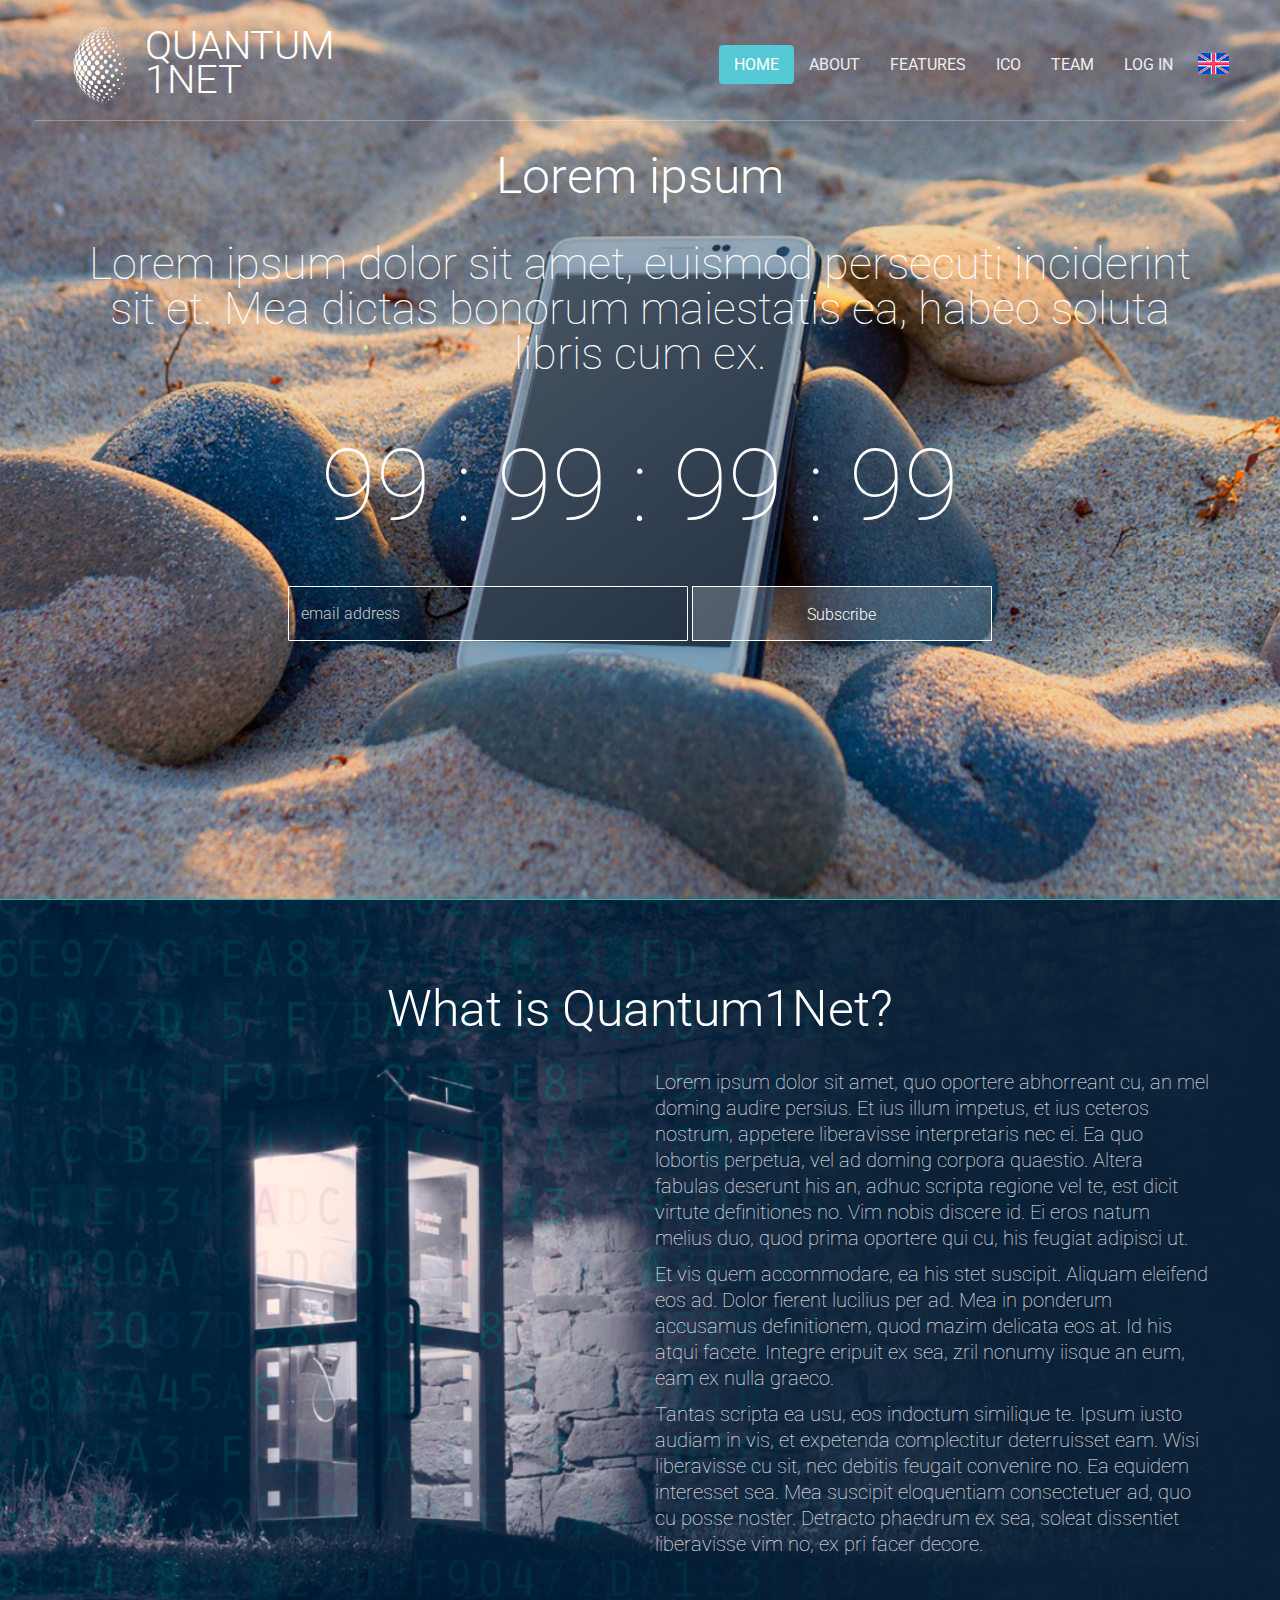
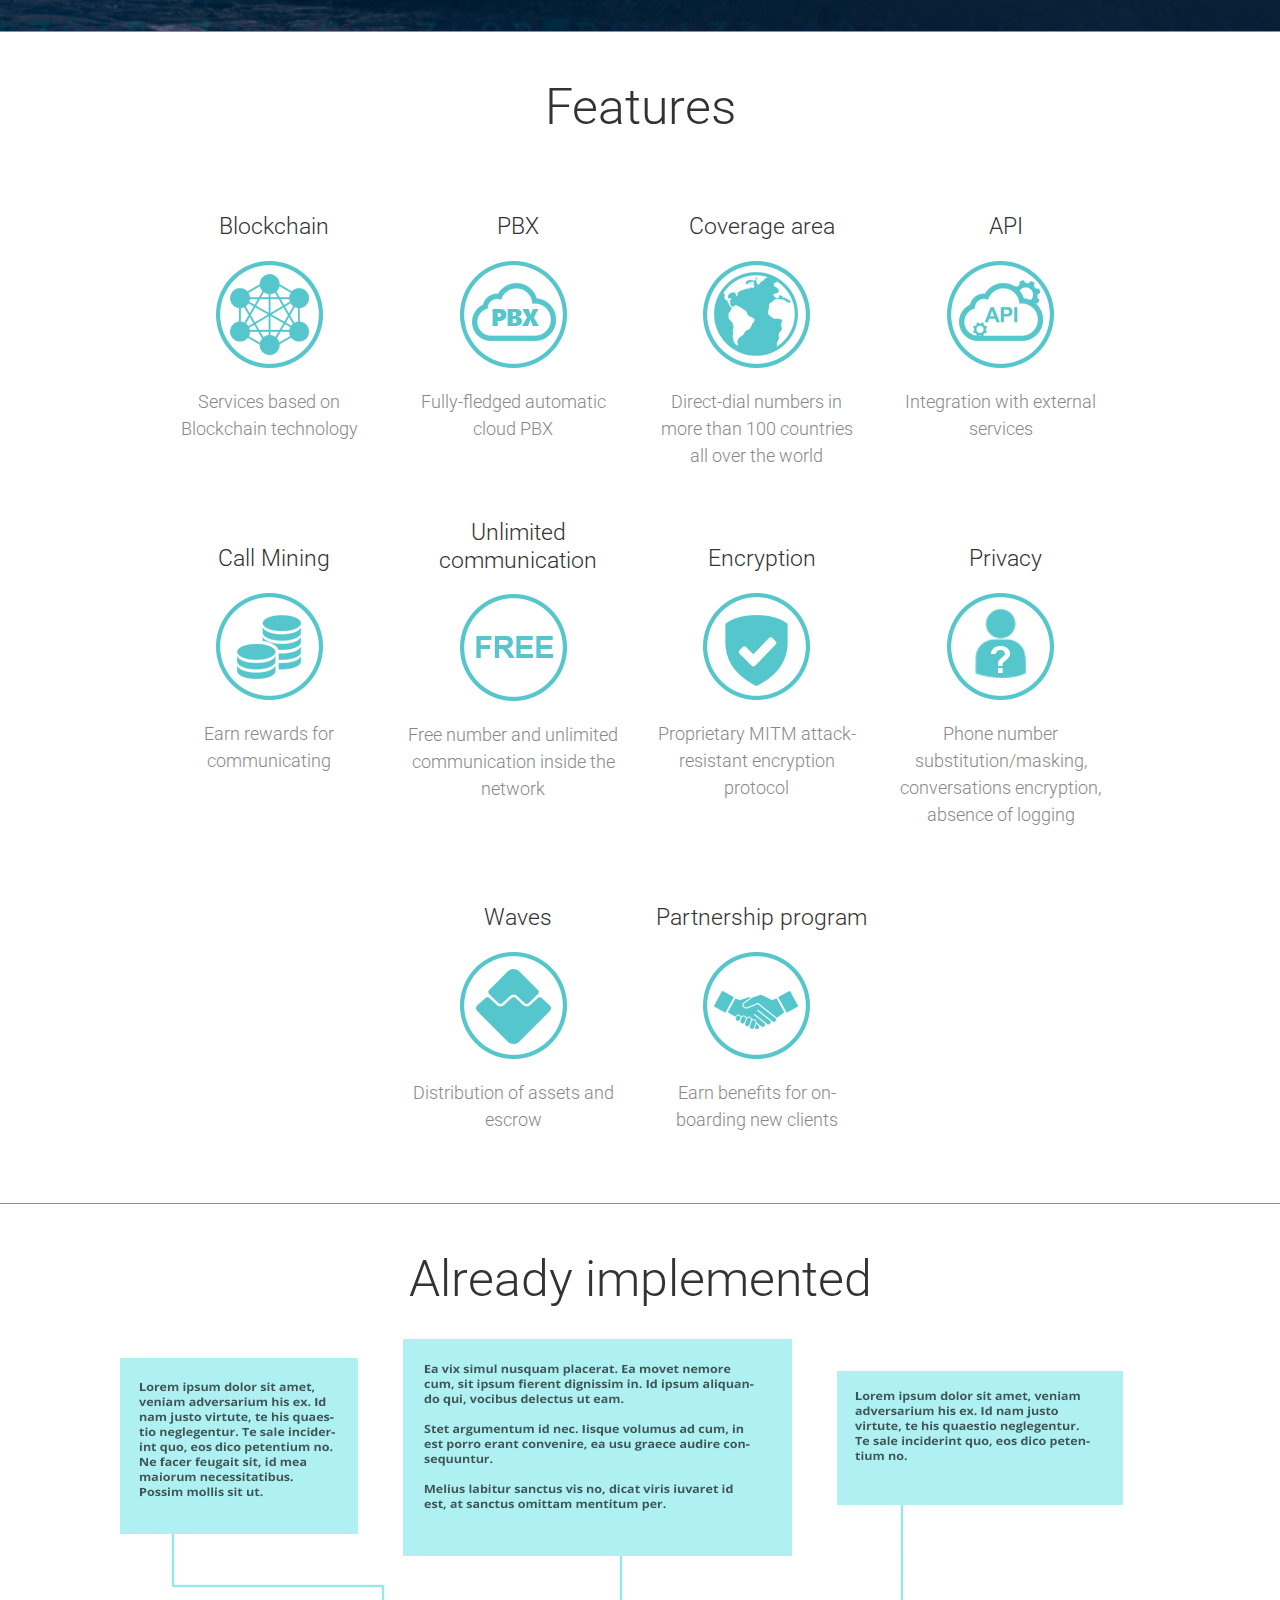
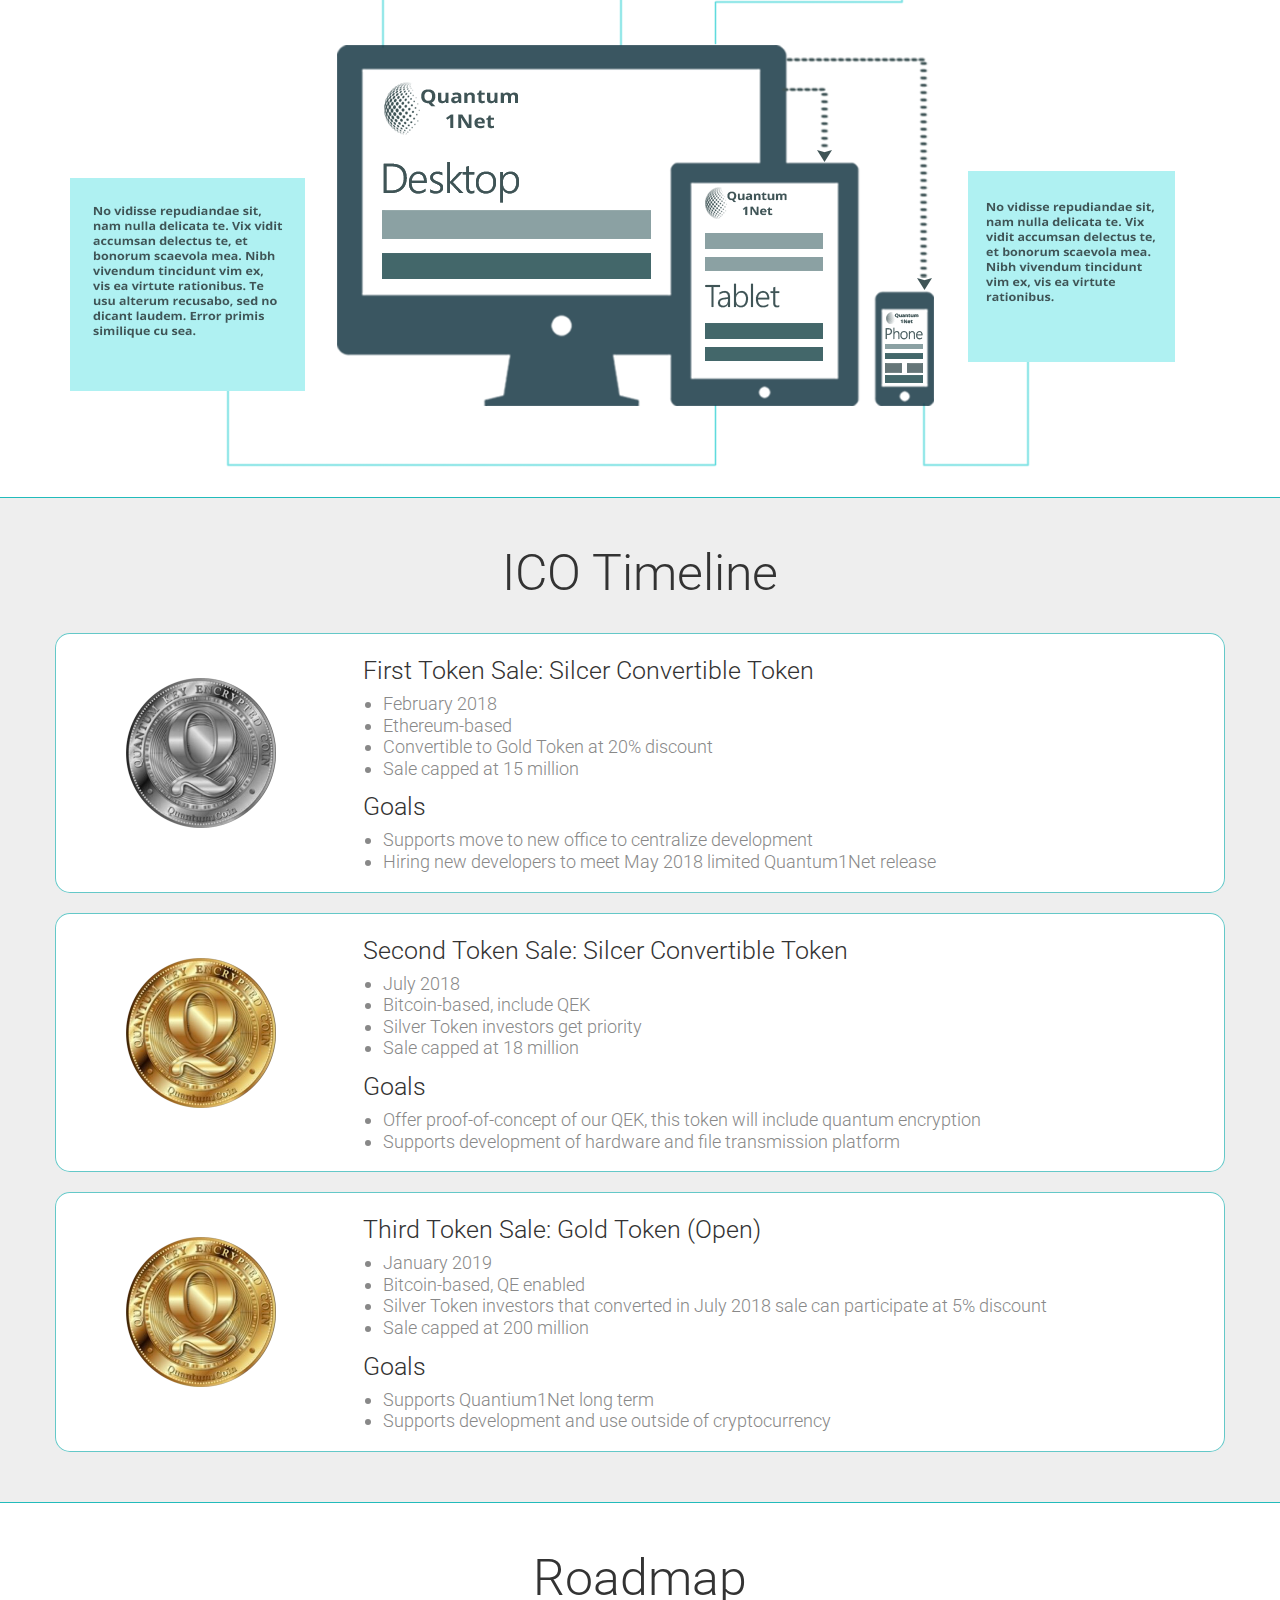
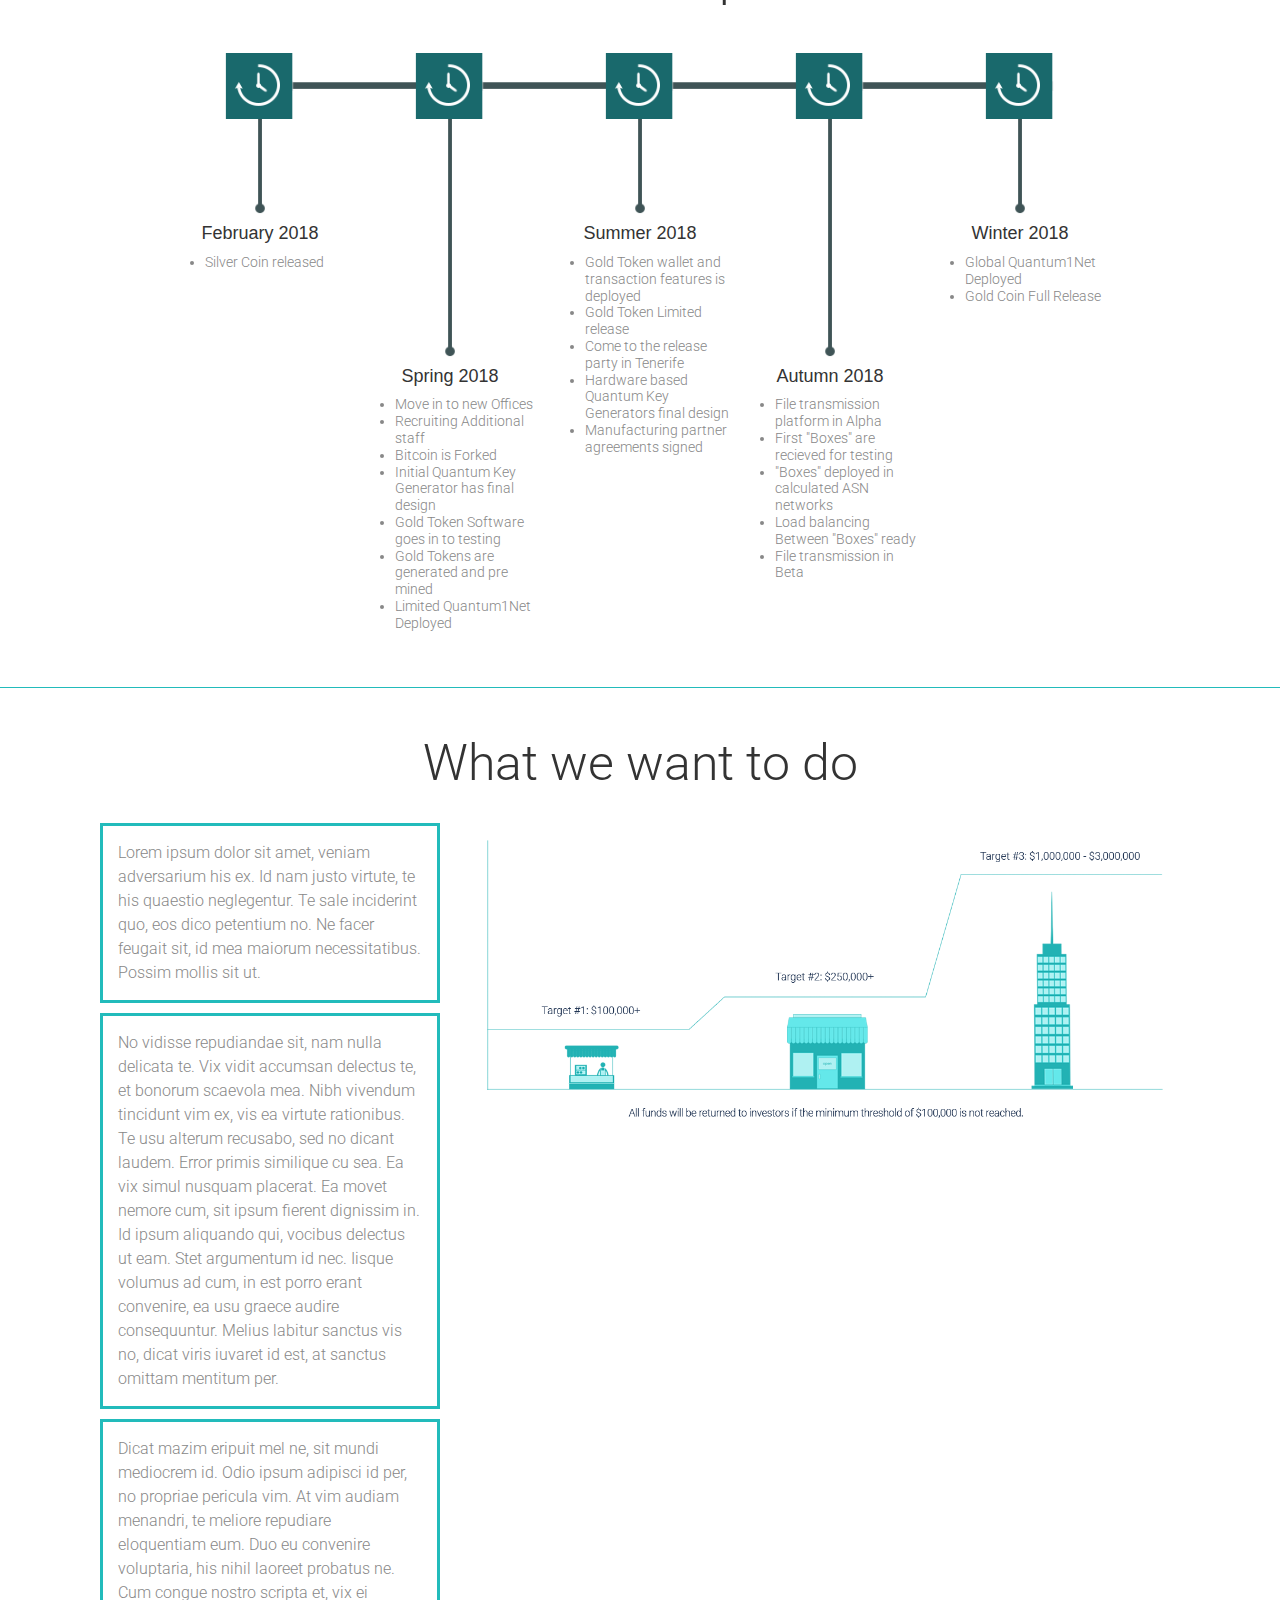
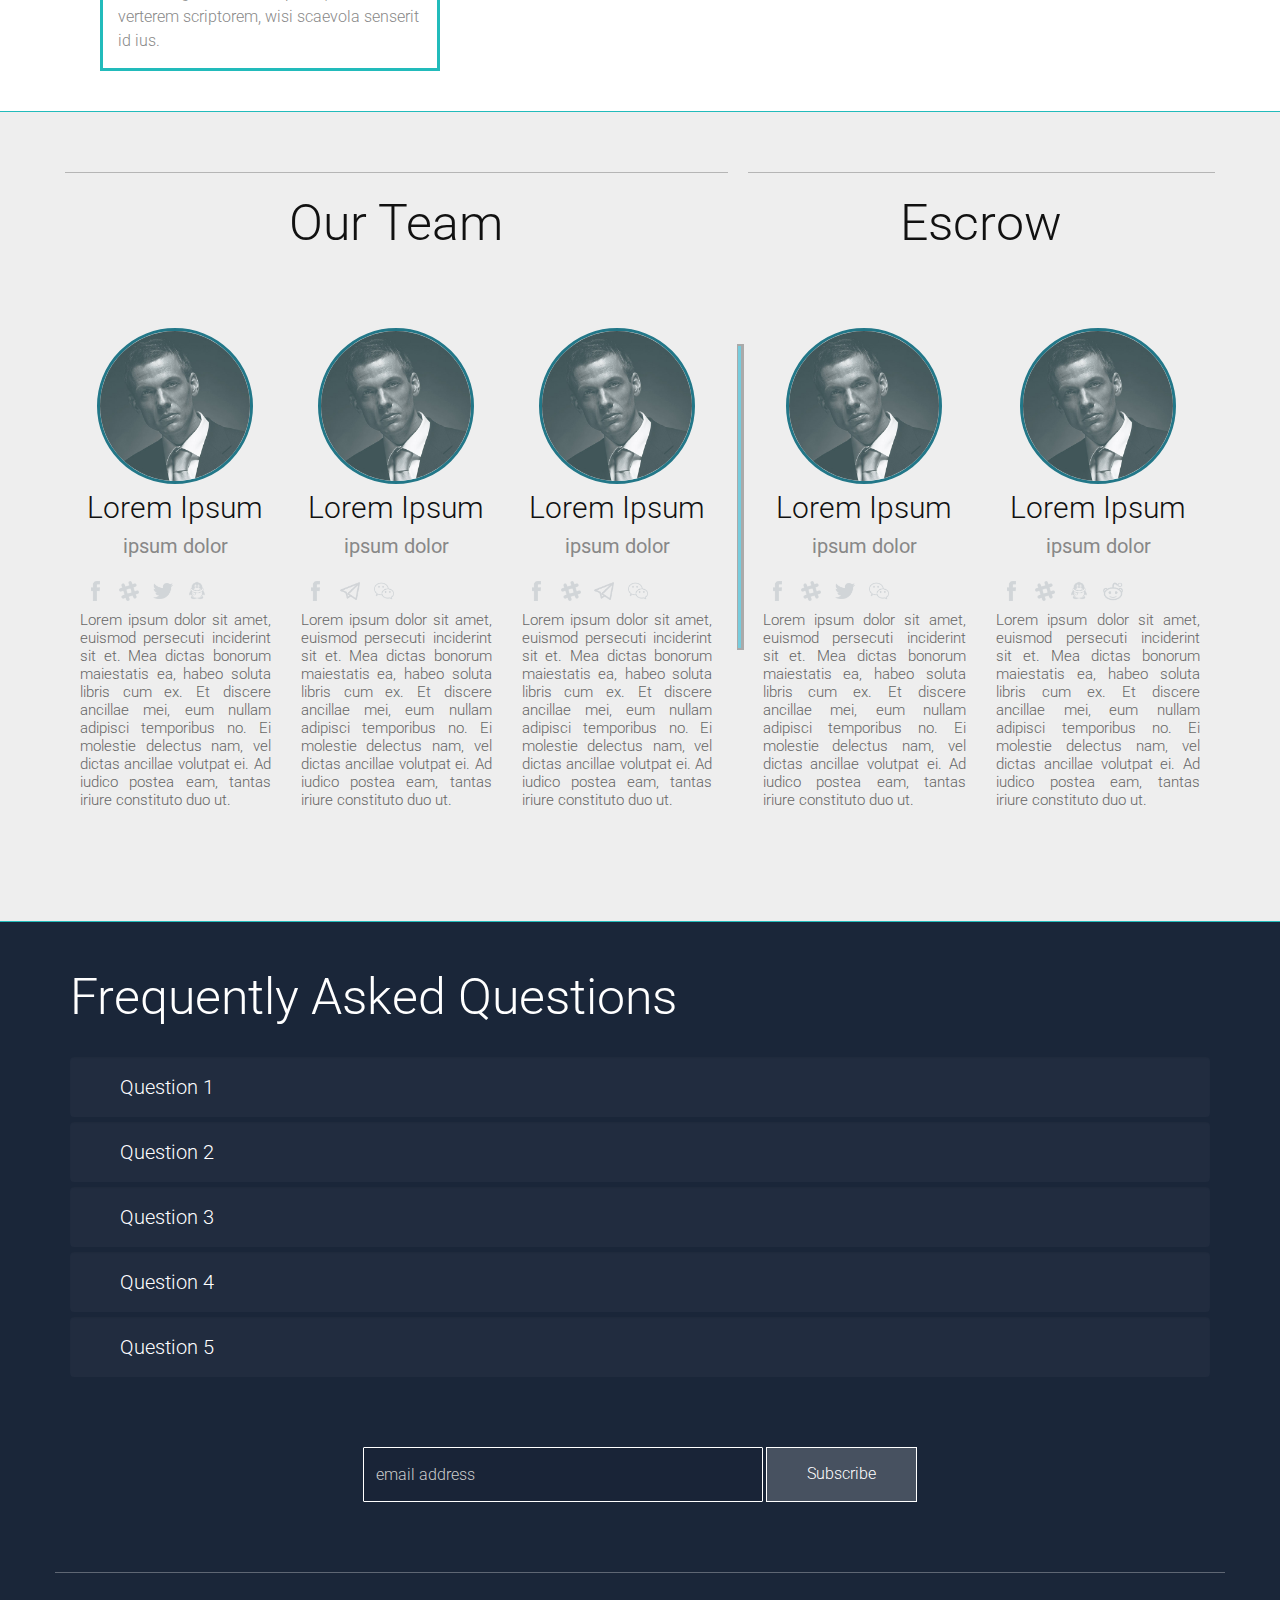
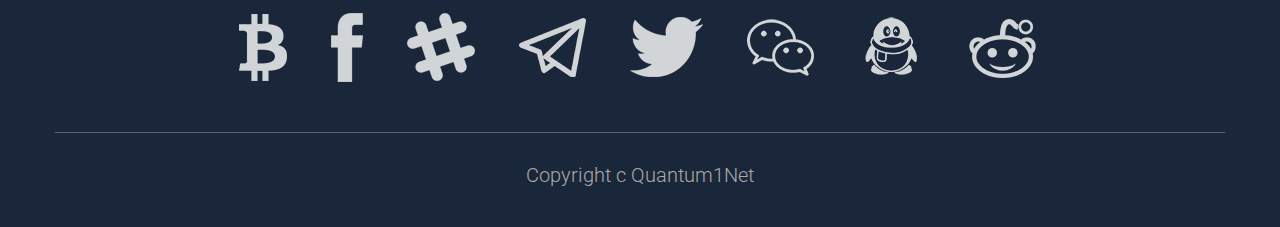
<file: index.html>
<!DOCTYPE html>
<html>
    <head>
        <meta charset="utf-8">
        <meta name="viewport" content="width=device-width, initial-scale=1.0, maximum-scale=1.0, user-scalable=no" />
        <meta name="keywords" content="Quantum1Net">
        <meta name="description" content="Quantum1Net">
        <link rel="stylesheet" href="css/bootstrap.min.css">
        <link rel="stylesheet" href="css/style.css">
        <link rel="stylesheet" href="css/bootstrap.offcanvas.css">
        <script src="js/jquery.min.js"></script>
        <script src="js/bootstrap.min.js"></script>
        <script src="js/jquery.sticky.js"></script>
        <script src="js/menu.js"></script>
        <script src="js/bootstrap.offcanvas.js"></script>
        <title>Quantum1Net</title>
    </head>
    <body>
        <div id="wrapper" class="relative">
            <header class="text-center section" id="section-1">
                <nav class="visible-lg visible-md visible-sm" role="navigation">
                    <div class="container-default">
                        <div class="sticky" id="sticky">
                            <div class="row header">
                                <div class="col-md-5 col-sm-5 col-xs-5">
                                    <div class="col-md-2 col-sm-2 col-xs-2 logo">
                                        <a href="index.html">
                                            <img src="img/logo.png" class="logo" alt="Quantum1Net logo" />
                                        </a>
                                    </div>
                                    <div class="col-md-8 col-sm-8 col-xs-8 text-left sitename">
                                        <span><a href="">Quantum<br />1Net</a></span>
                                    </div>
                                </div>
                                <div class="col-md-7 col-sm-7 col-xs-7">
                                    <ul class="nav navbar-right nav-pills text-right" role="menu">
                                        <li class="active"><a href="#section-1">Home</a></li>
                                        <li><a href="#about">About</a></li>
                                        <li><a href="#features">Features</a></li>
                                        <li><a href="#tokens">ICO</a></li>
                                        <li><a href="#team-section">Team</a></li>
                                        <li><a href="index.html">Log In</a></li>
                                        <li><a class="flag" href=""></a></li>
                                    </ul>
                                </div>
                            </div>
                        </div>
                    </div>
                </nav>

                <nav class="navbar navbar-default visible-xs fixed" role="navigation">
                    <div class="container">
                        <div class="navbar-header row">
                            <div class="col-xs-3">
                                <button type="button" class="navbar-toggle offcanvas-toggle" data-toggle="offcanvas" data-target="#js-bootstrap-offcanvas" style="float:left;">
                                    <span class="sr-only">Toggle navigation</span>
                                    <span>
                                      <span class="icon-bar"></span>
                                      <span class="icon-bar"></span>
                                      <span class="icon-bar"></span>
                                    </span>
                                </button>
                            </div>
                            <div class="col-xs-2">
                                <a class="flag" href=""></a>
                            </div>
                            <div class="col-xs-7 text-right">
                                <a href="#">
                                    <img src="img/logo.png" class="logo" alt="Quantum1Net logo" />
                                </a>
                            </div>
                        </div>
                        <div class="navbar-offcanvas navbar-offcanvas-touch" id="js-bootstrap-offcanvas">
                            <ul class="nav navbar-nav text-left" role="menu">
                                <li class="active"><a href="#section-1">Home</a></li>
                                <li><a href="#about">About</a></li>
                                <li><a href="#features">Features</a></li>
                                <li><a href="#tokens">ICO</a></li>
                                <li><a href="#team-section">Team</a></li>
                                <li><a href="index.html">Log In</a></li>
                                <li class="empty"></li>
                                <li><a href="index.html">English</a></li>
                                <li><a href="index.html">中文</a></li>
                                <li><a href="index.html">Русский</a></li>
                                <li><a href="index.html">Français</a></li>
                            </ul>
                        </div>
                    </div>
                </nav>

                <div class="container">
                    <script>
                      $(document).ready(function(){
                        $("#sticky").sticky({topSpacing:0});
                      });
                    </script>
                    <div class="row">
                        <div class="col-md-12 col-sm-12 col-xs-12 page-header intro">
                            <h1>Lorem ipsum</h1>
                        </div>
                    </div>
                    <div class="row">
                        <div class="col-md-12 col-sm-12 col-xs-12 inner">
                            <p>Lorem ipsum dolor sit amet, euismod persecuti inciderint sit et. Mea dictas bonorum maiestatis ea, habeo soluta libris cum ex.</p>
                        </div>
                    </div>
                    <div class="row">
                        <div class="col-md-12 col-sm-12 col-xs-12" id="timer">
                            <h2>
                            <script src="js/timer.js"></script>
                            </h2>
                        </div>
                    </div>
                    <div class="row" id="join">
                        <ul class="list-inline col-lg-12 text-center">
                            <div class="btn btn-default">Join ICO</div>
                            <div class="btn btn-default">Download White Paper</div>
                            <div class="btn btn-default">Try DEMO</div>
                        </ul>
                    </div>
                    <div class="row">
                        <div class="col-md-12 col-sm-12 col-xs-12" id="quantum-start">
                            <h2>Lorem ipsum dolor sit amet, euismod persecuti inciderint sit et. Mea dictas bonorum maiestatis ea, habeo soluta libris cum ex.</h2>
                        </div>
                    </div>
                    <div class="row">
                        <form class="form-inline">
                            <div class="form-group">
                                <input type="email" class="form-control" id="inputEmail" placeholder="email address">
                            </div>
                            <button type="submit" class="btn btn-primary">Subscribe</button>
                        </form>
                    </div>
                    <div class="row stage">
                        <div class="col-md-12 col-sm-12 col-xs-12 text-center">
                             <h3>Current stage: distribution</h3>
                        </div>
                        <div class="col-md-12 col-sm-12 col-xs-12 text-center">
                              <h3>Official token IDs:</h3>
                         </div>
                        <div class="col-md-12 col-sm-12 col-xs-12 text-center">
                            <h4>Ethereum: 0xe0c72452740414d861606a44ccd5ea7f96488278</h4>
                        </div>
                        <div class="col-md-12 col-sm-12 col-xs-12 text-center">
                            <h4>Waves: 8ofu3VpEaVCFjRqLLqzTMNs5URKUUQMrPp3k6oFmiCc6</h4>
                        </div>
                    </div>
                </div>
            </header>

            <main>
                <section class="section" id="investors">
                    <div class="container">
                        <div class="row">
                            <div class="col-md-12 col-sm-12 col-xs-12 text-center">
                                <h2>Investment</h2>
                            </div>
                        </div>
                        <div class="white">
                            <div class="row">
                                <div class="col-md-6 col-sm-6 col-xs-12"></div>
                                <ul class="list-inline col-md-6 col-sm-6 col-xs-12 text-right">
                                    <div class="btn btn-default">Sign Up</div>
                                    <div class="btn btn-default">Log In</div>
                                </ul>
                            </div>
                            <div class="row">
                                <div class="col-md-6 col-sm-6 col-xs-12 investors">
                                    <h3>Total raised</h3>
                                    <h4>2 379 067 $</h4>
                                </div>
                                <div class="col-md-6 col-sm-6 col-xs-12 investors">
                                    <h3>Number of investors</h3>
                                    <h4>953</h4>
                                </div>
                            </div>
                            <div class="row investment-bar">
                                <div class="progress">
                                    <div class="progress-bar progress-bar-warning" role="progressbar" aria-valuenow="0"
                                    aria-valuemin="0" aria-valuemax="100" style="width:24%">
                                    </div>
                                    <span class="progress-0">0</span>
                                    <span class="progress-15">1,500,000 USD</span>
                                    <span class="progress-50">5,000,000 USD</span>
                                </div>
                            </div>
                        </div>
                        <div class="row">
                            <ul class="list-inline col-md-12 col-sm-12 col-xs-12 text-center currency">
                                <li>
                                    <div class="btc"></div>
                                    <div class="btc-value">851.84</div>
                                    <div class="btc-units">BTC</div>
                                </li>
                                <li>
                                    <div class="btc"></div>
                                    <div class="btc-value">365.83</div>
                                    <div class="btc-units">DFS</div>
                                </li>
                                <li>
                                    <div class="btc"></div>
                                    <div class="btc-value">765.23</div>
                                    <div class="btc-units">NTT</div>
                                </li>
                                <li>
                                    <div class="btc"></div>
                                    <div class="btc-value">531.12</div>
                                    <div class="btc-units">WEV</div>
                                </li>
                                <li>
                                    <div class="btc"></div>
                                    <div class="btc-value">455.21</div>
                                    <div class="btc-units">DWV</div>
                                </li>
                            </ul>
                        </div>
                    </div>
                </section>
 
                <section class="section" id="about">
                    <div class="container">
                        <div class="row">
                            <div class="col-md-12 col-sm-12 col-xs-12 text-center">
                                <h2>What is Quantum1Net?</h2>
                            </div>
                        </div>
                        <div class="row">
                            <div class="col-md-6 col-sm-6 col-xs-12 text-left"></div>
                            <div class="col-md-6 col-sm-6 col-xs-12 text-left">
                                <p>Lorem ipsum dolor sit amet, quo oportere abhorreant cu, an mel doming audire persius. Et ius illum impetus, et ius ceteros nostrum, appetere liberavisse interpretaris nec ei. Ea quo lobortis perpetua, vel ad doming corpora quaestio. Altera fabulas deserunt his an, adhuc scripta regione vel te, est dicit virtute definitiones no. Vim nobis discere id. Ei eros natum melius duo, quod prima oportere qui cu, his feugiat adipisci ut.</p>
                                <p>Et vis quem accommodare, ea his stet suscipit. Aliquam eleifend eos ad. Dolor fierent lucilius per ad. Mea in ponderum accusamus definitionem, quod mazim delicata eos at. Id his atqui facete. Integre eripuit ex sea, zril nonumy iisque an eum, eam ex nulla graeco.</p>
                                <p>Tantas scripta ea usu, eos indoctum similique te. Ipsum iusto audiam in vis, et expetenda complectitur deterruisset eam. Wisi liberavisse cu sit, nec debitis feugait convenire no. Ea equidem interesset sea. Mea suscipit eloquentiam consectetuer ad, quo cu posse noster. Detracto phaedrum ex sea, soleat dissentiet liberavisse vim no, ex pri facer decore.</p>
                            </div>
                        </div>
                    </div>
                </section>

                <section class="section" id="features">
                    <div class="container-fluid">
                        <div class="row">
                            <div class="col-md-12 col-sm-12 col-xs-12 text-center">
                                <h2>Features</h2>
                            </div>
                        </div>
                        <div class="row">
                           <ul class="list-inline col-md-12 col-sm-12 col-xs-12 text-center features">
                                <li>
                                    <h4>Blockchain</h4>
                                    <img src="img/features_01.png">
                                    <p>Services based on Blockchain technology</p>
                                </li>
                                <li>
                                    <h4>PBX</h4>
                                    <img src="img/features_02.png">
                                    <p>Fully-fledged automatic cloud PBX</p>
                                </li>
                                <li>
                                    <h4>Coverage area</h4>
                                    <img src="img/features_03.png">
                                    <p>Direct-dial numbers in more than 100 countries all over the world</p>
                                </li>
                                <li>
                                    <h4>API</h4>
                                    <img src="img/features_04.png">
                                    <p>Integration with external services</p>
                                </li>
                                <li>
                                    <h4>Call Mining</h4>
                                    <img src="img/features_05.png">
                                    <p>Earn rewards for communicating</p>
                                </li>
                                <li>
                                    <h4>Unlimited communication</h4>
                                    <img src="img/features_06.png">
                                    <p>Free number and unlimited communication inside the network</p>
                                </li>
                                <li>
                                    <h4>Encryption</h4>
                                    <img src="img/features_07.png">
                                    <p>Proprietary MITM attack-resistant encryption protocol</p>
                                </li>
                                <li>
                                    <h4>Privacy</h4>
                                    <img src="img/features_08.png">
                                    <p>Phone number substitution/masking, conversations encryption, absence of logging</p>
                                </li>
                                <li>
                                    <h4>Waves</h4>
                                    <img src="img/features_09.png">
                                    <p>Distribution of assets and escrow</p>
                                </li>
                                <li>
                                    <h4>Partnership program</h4>
                                    <img src="img/features_10.png">
                                    <p>Earn benefits for on-boarding new clients</p>
                                </li>
                            </ul>
                        </div>
                    </div>
                </section>

                <section class="section" id="implement">
                    <div class="container">
                        <div class="row">
                            <div class="col-md-12 col-sm-12 col-xs-12 text-center">
                                <h2>Already implemented</h2>
                            </div>
                            <div class="col-md-12 col-sm-12 col-xs-12 text-center">
                                <img class="img-responsive" src="img/implement.png">
                            </div>
                        </div>
                    </div>
                </section>  

                <section class="section" id="tokens">
                    <div class="container">
                        <div class="row">
                            <div class="col-md-12 col-sm-12 col-xs-12 text-center">
                                <h2>ICO Timeline</h2>
                            </div>
                        </div>
                        <div class="row">
                            <div class="col-sm-12 col-xs-10 col-xs-offset-1 col-sm-offset-0 token">
                                <div class="col-md-3 col-sm-3 col-xs-10 col-xs-offset-1 col-sm-offset-0 text-center">
                                    <img class="img-responsive" src="img/silver.png">
                                </div>
                                <div class="col-md-9 col-sm-9 col-xs-10 col-xs-offset-1 col-sm-offset-0  text-left">
                                    <h3>First Token Sale: Silcer Convertible Token</h3>
                                    <ul>
                                        <li>February 2018</li>
                                        <li>Ethereum-based</li>
                                        <li>Convertible to Gold Token at 20% discount</li>
                                        <li>Sale capped at 15 million</li>
                                    </ul>
                                    <h3>Goals</h3>
                                    <ul>
                                        <li>Supports move to new office to centralize development</li>
                                        <li>Hiring new developers to meet May 2018 limited Quantum1Net release</li>
                                    </ul>
                                </div>
                            </div>
                        </div>
                        <div class="row">
                            <div class="col-sm-12 col-xs-10 col-xs-offset-1 col-sm-offset-0 token">
                                <div class="col-md-3 col-sm-3 col-xs-10 col-xs-offset-1 col-sm-offset-0 text-center">
                                    <img class="img-responsive" src="img/gold.png">
                                </div>
                                <div class="col-md-9 col-sm-9 col-xs-10 col-xs-offset-1 col-sm-offset-0 text-left">
                                    <h3>Second Token Sale: Silcer Convertible Token</h3>
                                    <ul>
                                        <li>July 2018</li>
                                        <li>Bitcoin-based, include QEK</li>
                                        <li>Silver Token investors get priority</li>
                                        <li>Sale capped at 18 million</li>
                                    </ul>
                                    <h3>Goals</h3>
                                    <ul>
                                        <li>Offer proof-of-concept of our QEK, this token will include quantum encryption</li>
                                        <li>Supports development of hardware and file transmission platform</li>
                                    </ul>
                                </div>
                            </div>
                        </div>
                        <div class="row">
                            <div class="col-sm-12 col-xs-10 col-xs-offset-1 col-sm-offset-0 token">
                                <div class="col-md-3 col-sm-3 col-xs-10 col-xs-offset-1 col-sm-offset-0 text-center">
                                    <img class="img-responsive" src="img/gold.png">
                                </div>
                                <div class="col-md-9 col-sm-9 col-xs-10 col-xs-offset-1 col-sm-offset-0 text-left">
                                    <h3>Third Token Sale: Gold Token (Open)</h3>
                                    <ul>
                                        <li>January 2019</li>
                                        <li>Bitcoin-based, QE enabled</li>
                                        <li>Silver Token investors that converted in July 2018 sale can participate at 5% discount</li>
                                        <li>Sale capped at 200 million</li>
                                    </ul>
                                    <h3>Goals</h3>
                                    <ul>
                                        <li>Supports Quantium1Net long term</li>
                                        <li>Supports development and use outside of cryptocurrency</li>
                                    </ul>
                                </div>
                            </div>
                        </div>
                    </div>
                </section>

                <section class="section" id="roadmap">
                    <div class="container">
                        <div class="row">
                            <div class="col-md-12 col-sm-12 col-xs-12 text-center">
                                <h2>Roadmap</h2>
                            </div>
                        </div>
                        <div class="row roadmap">
                            <div class="col-md-1 visible-lg visible-md"></div>
                            <div class="col-md-2 col-sm-12 col-xs-12 no-padding">
                                <img class="img-responsive visible-lg visible-md" src="img/timeline-1.png">
                                <img class="img-responsive visible-lg visible-md" src="img/down-1.png">
                                <h4>February 2018</h4>
                                <ul>
                                    <li>Silver Coin released</li>
                                </ul>
                            </div>
                            <div class="col-md-2 col-sm-12 col-xs-12 no-padding">
                                <img class="img-responsive visible-lg visible-md" src="img/timeline-2.png">
                                <img class="img-responsive visible-lg visible-md" src="img/down-2.png">
                                <h4>Spring 2018</h4>
                                <ul>
                                    <li>Move in to new Offices</li>
                                    <li>Recruiting Additional staff</li>
                                    <li>Bitcoin is Forked</li>
                                    <li>Initial Quantum Key Generator has final design</li>
                                    <li>Gold Token Software goes in to testing</li>
                                    <li>Gold Tokens are generated and pre mined</li>
                                    <li>Limited Quantum1Net Deployed</li>
                                </ul>
                            </div>
                            <div class="col-md-2 col-sm-12 col-xs-12 no-padding">
                                <img class="img-responsive visible-lg visible-md" src="img/timeline-2.png">
                                <img class="img-responsive visible-lg visible-md" src="img/down-1.png">
                                <h4>Summer 2018</h4>
                                <ul>
                                    <li>Gold Token wallet and transaction features is deployed</li>
                                    <li>Gold Token Limited release</li>
                                    <li>Come to the release party in Tenerife</li>
                                    <li>Hardware based Quantum Key Generators final design</li>
                                    <li>Manufacturing partner agreements signed</li>
                                </ul>
                            </div>
                            <div class="col-md-2 col-sm-12 col-xs-12 no-padding">
                                <img class="img-responsive visible-lg visible-md" src="img/timeline-2.png">
                                <img class="img-responsive visible-lg visible-md" src="img/down-2.png">
                                <h4>Autumn 2018</h4>
                                <ul>
                                    <li>File transmission platform in Alpha</li>
                                    <li>First "Boxes" are recieved for testing</li>
                                    <li>"Boxes" deployed in calculated ASN networks</li>
                                    <li>Load balancing Between "Boxes" ready</li>
                                    <li>File transmission in Beta</li>
                                </ul>
                            </div>
                            <div class="col-md-2 col-sm-12 col-xs-12 no-padding">
                                <img class="img-responsive visible-lg visible-md" src="img/timeline-3.png">
                                <img class="img-responsive visible-lg visible-md" src="img/down-1.png">
                                <h4>Winter 2018</h4>
                                <ul>
                                    <li>Global Quantum1Net Deployed</li>
                                    <li>Gold Coin Full Release</li>
                                </ul>
                            </div>
                            <div class="col-md-1 visible-lg visible-md"></div>
                        </div>
                    </div>
                </section>

                <section class="section" id="plans">
                    <div class="container-fluid">
                        <div class="row">
                            <div class="col-md-12 col-sm-12 col-xs-12 text-center">
                                <h2>What we want to do</h2>
                            </div>
                        </div>
                        <div class="row">
                            <div class="col-md-4 col-sm-12 col-xs-12">
                                <div class="row">
                                    <div class="col-md-12 col-sm-12 col xs-12">
                                        <p>Lorem ipsum dolor sit amet, veniam adversarium his ex. Id nam justo virtute, te his quaestio neglegentur. Te sale inciderint quo, eos dico petentium no. Ne facer feugait sit, id mea maiorum necessitatibus. Possim mollis sit ut.</p>
                                    </div>
                                </div>
                                <div class="row">
                                    <div class="col-md-12 col-sm-12 col xs-12">
                                        <p>No vidisse repudiandae sit, nam nulla delicata te. Vix vidit accumsan delectus te, et bonorum scaevola mea. Nibh vivendum tincidunt vim ex, vis ea virtute rationibus. Te usu alterum recusabo, sed no dicant laudem. Error primis similique cu sea.
                                        Ea vix simul nusquam placerat. Ea movet nemore cum, sit ipsum fierent dignissim in. Id ipsum aliquando qui, vocibus delectus ut eam. Stet argumentum id nec. Iisque volumus ad cum, in est porro erant convenire, ea usu graece audire consequuntur. Melius labitur sanctus vis no, dicat viris iuvaret id est, at sanctus omittam mentitum per.</p>
                                    </div>
                                </div>
                                <div class="row">
                                    <div class="col-md-12 col-sm-12 col xs-12">
                                        <p>Dicat mazim eripuit mel ne, sit mundi mediocrem id. Odio ipsum adipisci id per, no propriae pericula vim. At vim audiam menandri, te meliore repudiare eloquentiam eum. Duo eu convenire voluptaria, his nihil laoreet probatus ne. Cum congue nostro scripta et, vix ei verterem scriptorem, wisi scaevola senserit id ius.</p>
                                    </div>
                                </div>
                            </div>
                            <div class="col-md-8 col-sm-12 col-xs-12">
                                <img class="img-responsive" src="img/plans.png">
                            </div>
                        </div>
                    </div>
                </section>

                <section class="section" id="team-section">
                    <div class="container">
                        <div class="row cards">
                            <div class="col-md-7 col-sm-12 col-xs-12 text-center">
                                <h2>Our Team</h2>
                                <div class="col-md-4 col-sm-10 col-xs-10 col-sm-offset-1 col-xs-offset-1 col-md-offset-0">
                                    <img src="img/employ.jpg" class="photo">
                                    <div class="name">Lorem Ipsum</div>
                                    <div class="state">ipsum dolor</div>
                                    <ul class="list-inline team-social">
                                        <li><a class="s2" href="#"></a></li>
                                        <li><a class="s3" href="#"></a></li>
                                        <li><a class="s5" href="#"></a></li>
                                        <li><a class="s7" href="#"></a></li>
                                    </ul>
                                    <div class="descr">Lorem ipsum dolor sit amet, euismod persecuti inciderint sit et. Mea dictas bonorum maiestatis ea, habeo soluta libris cum ex. Et discere ancillae mei, eum nullam adipisci temporibus no. Ei molestie delectus nam, vel dictas ancillae volutpat ei. Ad iudico postea eam, tantas iriure constituto duo ut.</div>
                                    <div class="soc"></div>
                                </div>
                                 <div class="col-md-4 col-sm-10 col-xs-10 col-sm-offset-1 col-xs-offset-1 col-md-offset-0">
                                    <img src="img/employ.jpg" class="photo">
                                    <div class="name">Lorem Ipsum</div>
                                    <div class="state">ipsum dolor</div>
                                    <ul class="list-inline team-social">
                                        <li><a class="s2" href="#"></a></li>
                                        <li><a class="s4" href="#"></a></li>
                                        <li><a class="s6" href="#"></a></li>
                                    </ul>
                                    <div class="descr">Lorem ipsum dolor sit amet, euismod persecuti inciderint sit et. Mea dictas bonorum maiestatis ea, habeo soluta libris cum ex. Et discere ancillae mei, eum nullam adipisci temporibus no. Ei molestie delectus nam, vel dictas ancillae volutpat ei. Ad iudico postea eam, tantas iriure constituto duo ut.</div>
                                    <div class="soc"></div>
                                </div>
                                <div class="col-md-4 col-sm-10 col-xs-10 col-sm-offset-1 col-xs-offset-1 col-md-offset-0">
                                    <img src="img/employ.jpg" class="photo">
                                    <div class="name">Lorem Ipsum</div>
                                    <div class="state">ipsum dolor</div>
                                    <ul class="list-inline team-social">
                                        <li><a class="s2" href="#"></a></li>
                                        <li><a class="s3" href="#"></a></li>
                                        <li><a class="s4" href="#"></a></li>
                                        <li><a class="s6" href="#"></a></li>
                                    </ul>
                                    <div class="descr">Lorem ipsum dolor sit amet, euismod persecuti inciderint sit et. Mea dictas bonorum maiestatis ea, habeo soluta libris cum ex. Et discere ancillae mei, eum nullam adipisci temporibus no. Ei molestie delectus nam, vel dictas ancillae volutpat ei. Ad iudico postea eam, tantas iriure constituto duo ut.</div>
                                    <div class="soc"></div>
                                </div>
                            </div>
                            <div class="col-md-5 col-sm-12 col-xs-12 text-center relative">
                                <div class="col-md-1 visible-md visible-lg text-center divider"></div>
                                <h2>Escrow</h2>
                                <div class="col-md-6 col-sm-10 col-xs-10 col-sm-offset-1 col-xs-offset-1 col-md-offset-0">
                                    <img src="img/employ.jpg" class="photo">
                                    <div class="name">Lorem Ipsum</div>
                                    <div class="state">ipsum dolor</div>
                                    <ul class="list-inline team-social">
                                        <li><a class="s2" href="#"></a></li>
                                        <li><a class="s3" href="#"></a></li>
                                        <li><a class="s5" href="#"></a></li>
                                        <li><a class="s6" href="#"></a></li>
                                    </ul>
                                    <div class="descr">Lorem ipsum dolor sit amet, euismod persecuti inciderint sit et. Mea dictas bonorum maiestatis ea, habeo soluta libris cum ex. Et discere ancillae mei, eum nullam adipisci temporibus no. Ei molestie delectus nam, vel dictas ancillae volutpat ei. Ad iudico postea eam, tantas iriure constituto duo ut.</div>
                                    <div class="soc"></div>
                                </div>
                                 <div class="col-md-6 col-sm-10 col-xs-10 col-sm-offset-1 col-xs-offset-1 col-md-offset-0">
                                    <img src="img/employ.jpg" class="photo">
                                    <div class="name">Lorem Ipsum</div>
                                    <div class="state">ipsum dolor</div>
                                    <ul class="list-inline team-social">
                                        <li><a class="s2" href="#"></a></li>
                                        <li><a class="s3" href="#"></a></li>
                                        <li><a class="s7" href="#"></a></li>
                                        <li><a class="s8" href="#"></a></li>
                                    </ul>
                                    <div class="descr">Lorem ipsum dolor sit amet, euismod persecuti inciderint sit et. Mea dictas bonorum maiestatis ea, habeo soluta libris cum ex. Et discere ancillae mei, eum nullam adipisci temporibus no. Ei molestie delectus nam, vel dictas ancillae volutpat ei. Ad iudico postea eam, tantas iriure constituto duo ut.</div>
                                    <div class="soc"></div>
                                </div>
                            </div>
                        </div>
                    </div>
                </section>
            </main>

            <footer class="section" id="footer">
                <div class="container">
                    <div class="row faq">
                        <div class="col-md-12 col-sm-12 col-xs-12">
                            <h2>Frequently Asked Questions</h2>
                            <div class="panel-group questions">
                              <div class="panel panel-default well">
                                <a data-toggle="collapse" href="#collapse1">
                                    <div class="panel-heading">
                                        <h4 class="panel-title question">Question 1</h4>
                                    </div>
                                </a>
                                <div id="collapse1" class="panel-collapse collapse">
                                    <div class="panel-body answer">Lorem ipsum dolor sit amet, euismod persecuti inciderint sit et. Mea dictas bonorum maiestatis ea, habeo soluta libris cum ex. Et discere ancillae mei, eum nullam adipisci temporibus no.</div>
                                </div>
                              </div>
                                <div class="panel panel-default well">
                                <a data-toggle="collapse" href="#collapse2">
                                    <div class="panel-heading">
                                        <h4 class="panel-title question">Question 2</h4>
                                    </div>
                                </a>
                                <div id="collapse2" class="panel-collapse collapse">
                                    <div class="panel-body answer">Lorem ipsum dolor sit amet, euismod persecuti inciderint sit et. Mea dictas bonorum maiestatis ea, habeo soluta libris cum ex. Et discere ancillae mei, eum nullam adipisci temporibus no.</div>
                                </div>
                              </div>
                                <div class="panel panel-default well">
                                <a data-toggle="collapse" href="#collapse3">
                                    <div class="panel-heading">
                                        <h4 class="panel-title question">Question 3</h4>
                                    </div>
                                </a>
                                <div id="collapse3" class="panel-collapse collapse">
                                    <div class="panel-body answer">Lorem ipsum dolor sit amet, euismod persecuti inciderint sit et. Mea dictas bonorum maiestatis ea, habeo soluta libris cum ex. Et discere ancillae mei, eum nullam adipisci temporibus no.</div>
                                </div>
                              </div>
                                <div class="panel panel-default well">
                                <a data-toggle="collapse" href="#collapse4">
                                    <div class="panel-heading">
                                        <h4 class="panel-title question">Question 4</h4>
                                    </div>
                                </a>
                                <div id="collapse4" class="panel-collapse collapse">
                                    <div class="panel-body answer">Lorem ipsum dolor sit amet, euismod persecuti inciderint sit et. Mea dictas bonorum maiestatis ea, habeo soluta libris cum ex. Et discere ancillae mei, eum nullam adipisci temporibus no.</div>
                                </div>
                              </div>
                                <div class="panel panel-default well">
                                <a data-toggle="collapse" href="#collapse5">
                                    <div class="panel-heading">
                                        <h4 class="panel-title question">Question 5</h4>
                                    </div>
                                </a>
                                <div id="collapse5" class="panel-collapse collapse">
                                    <div class="panel-body answer">Lorem ipsum dolor sit amet, euismod persecuti inciderint sit et. Mea dictas bonorum maiestatis ea, habeo soluta libris cum ex. Et discere ancillae mei, eum nullam adipisci temporibus no.</div>
                                </div>
                              </div>
                            </div>
                        </div>
                    </div>
                    <div class="row subscribe">
                        <div class="col-md-12 col-sm-12 col-xs-12 text-center">
                            <form class="form-inline">
                                <div class="form-group">
                                    <input type="email" class="form-control" id="inputEmail" placeholder="email address">
                                </div>
                                <button type="submit" class="btn btn-primary">Subscribe</button>
                            </form>
                        </div>
                    </div>
                    <div class="row">
                        <div class="col-md-12 col-sm-12 col-xs-12 text-center social">
                            <ul class="list-inline">
                                <li><a href="#"><img src="img/soc_1.png"></a></li>
                                <li><a href="#"><img src="img/soc_2.png"></a></li>
                                <li><a href="#"><img src="img/soc_3.png"></a></li>
                                <li><a href="#"><img src="img/soc_4.png"></a></li>
                                <li><a href="#"><img src="img/soc_5.png"></a></li>
                                <li><a href="#"><img src="img/soc_6.png"></a></li>
                                <li><a href="#"><img src="img/soc_7.png"></a></li>
                                <li><a href="#"><img src="img/soc_8.png"></a></li>
                            </ul>
                        </div>
                    </div>
                    <div class="row">
                        <div class="col-md-12 col-sm-12 col-xs-12 text-center">
                            <p class="copyright">Copyright c Quantum1Net</p>
                        </div>
                    </div>
                </div>
            </footer>
        </div>
    </body>
</html>
</file>
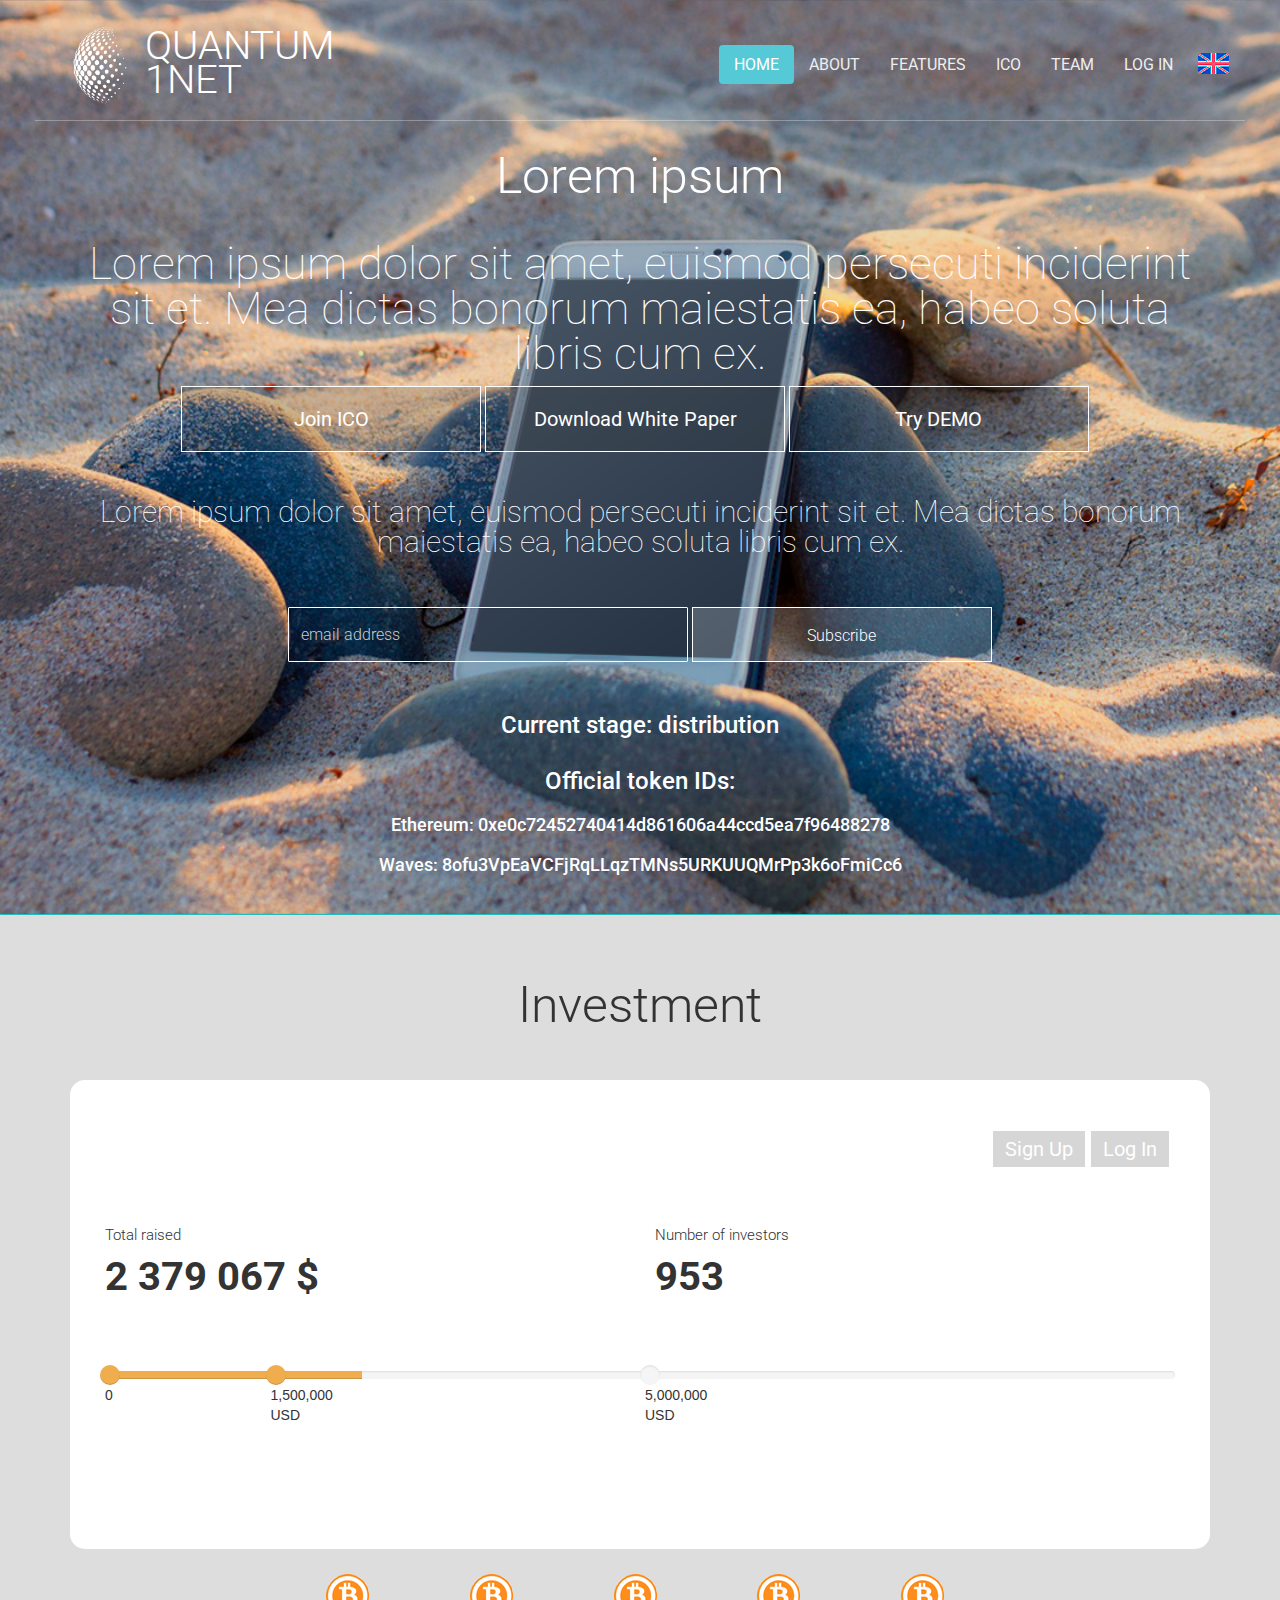
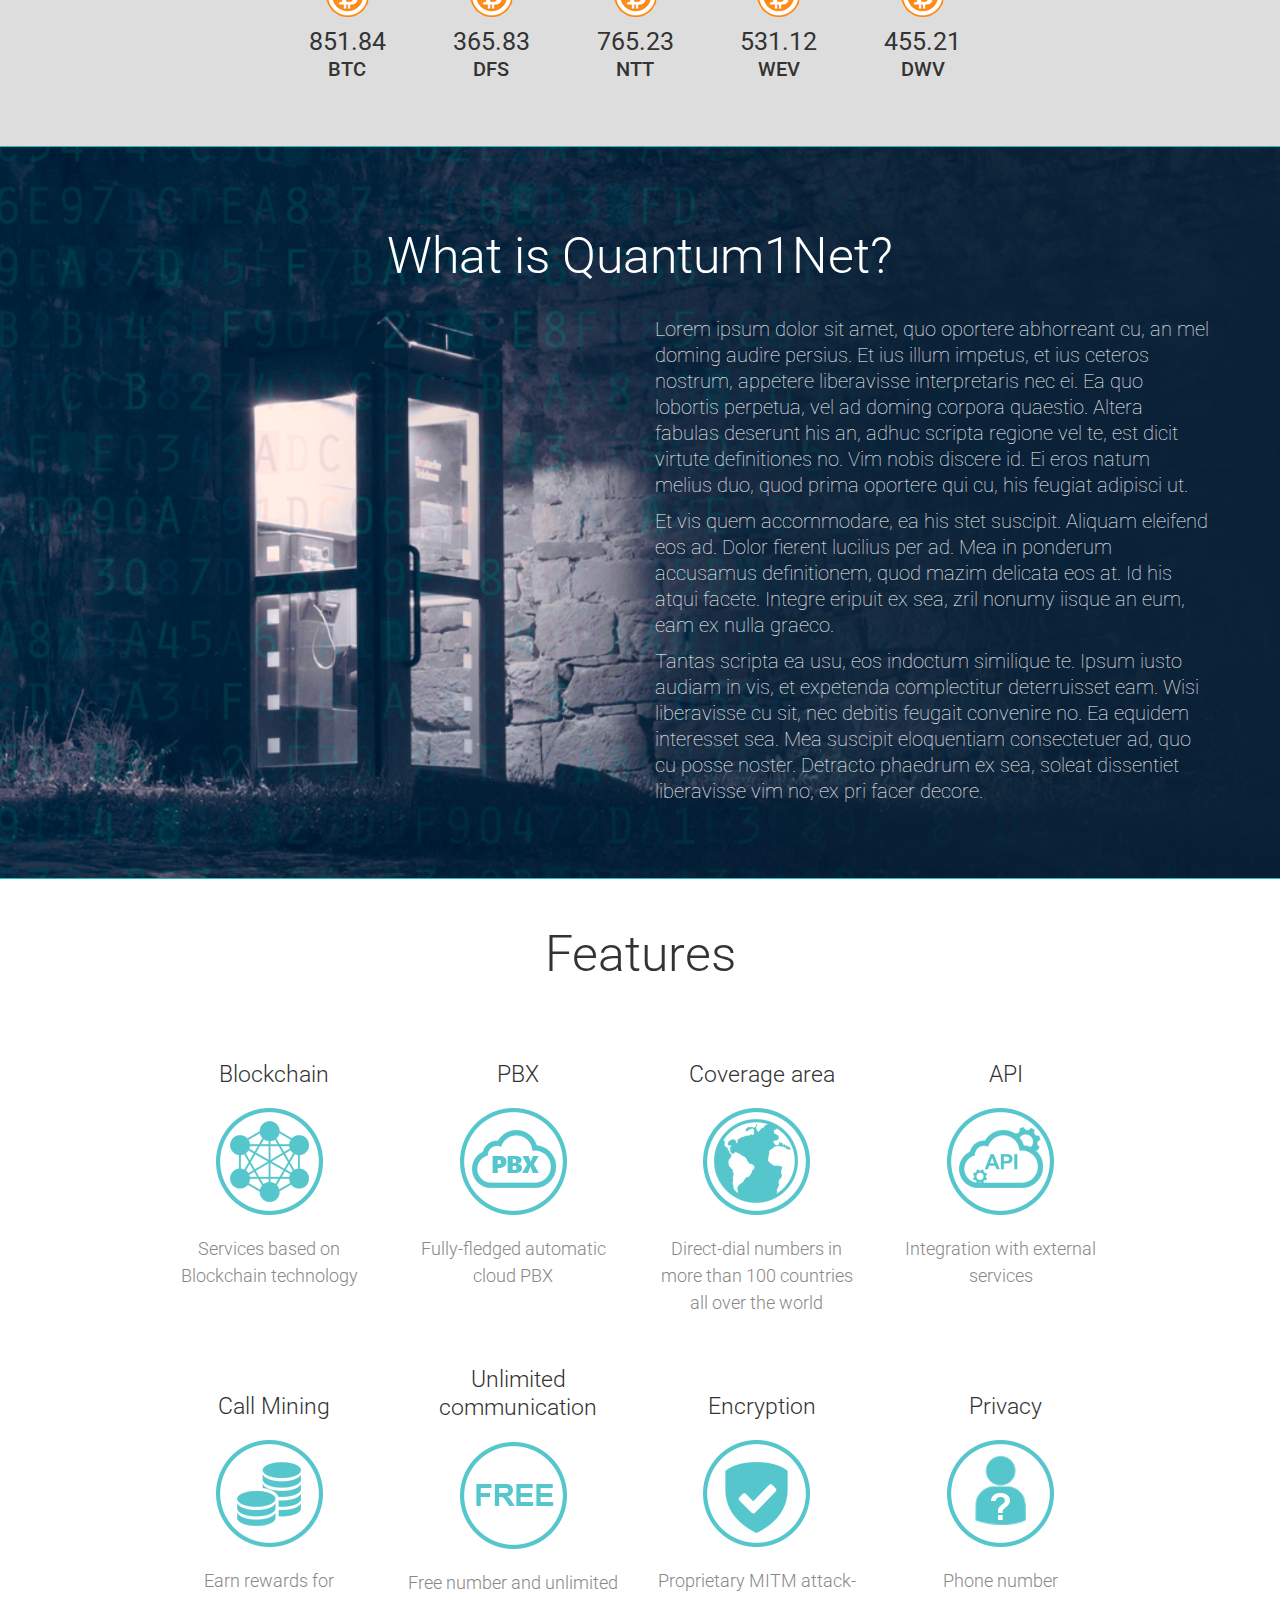
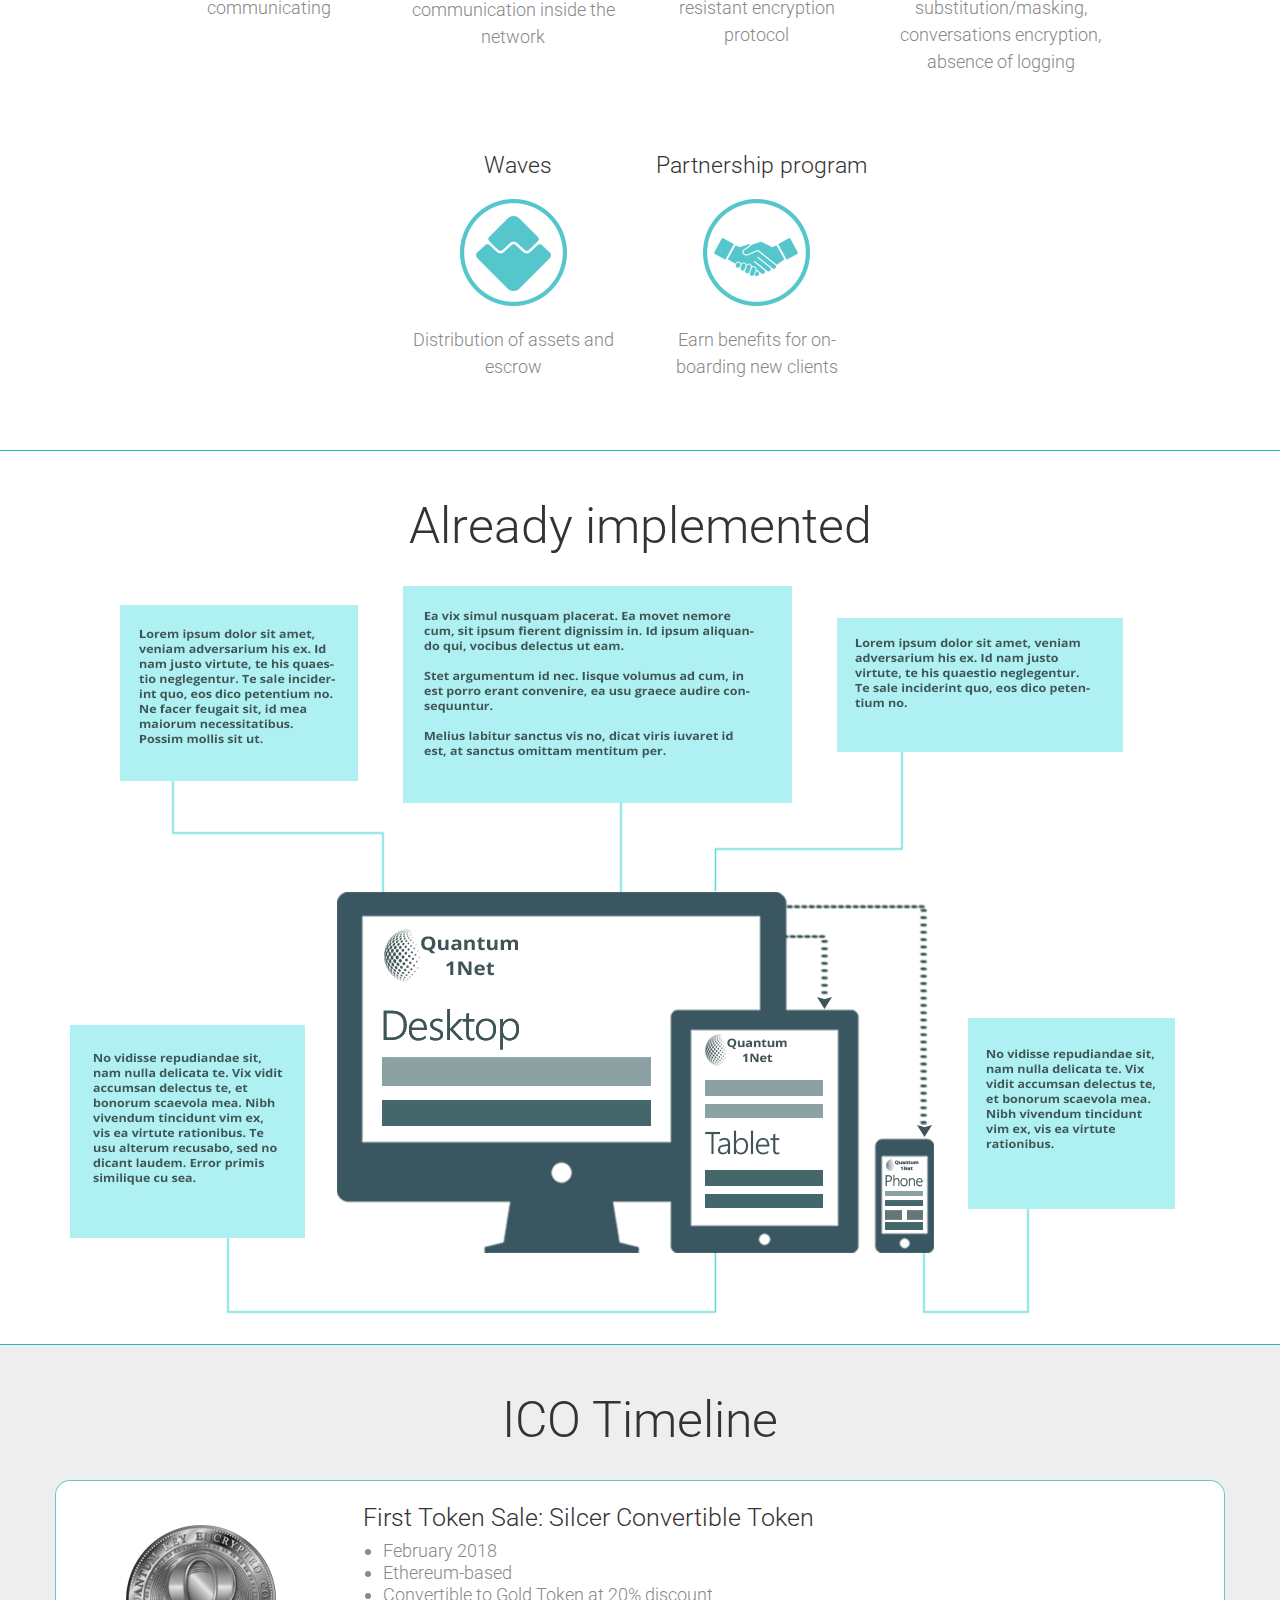
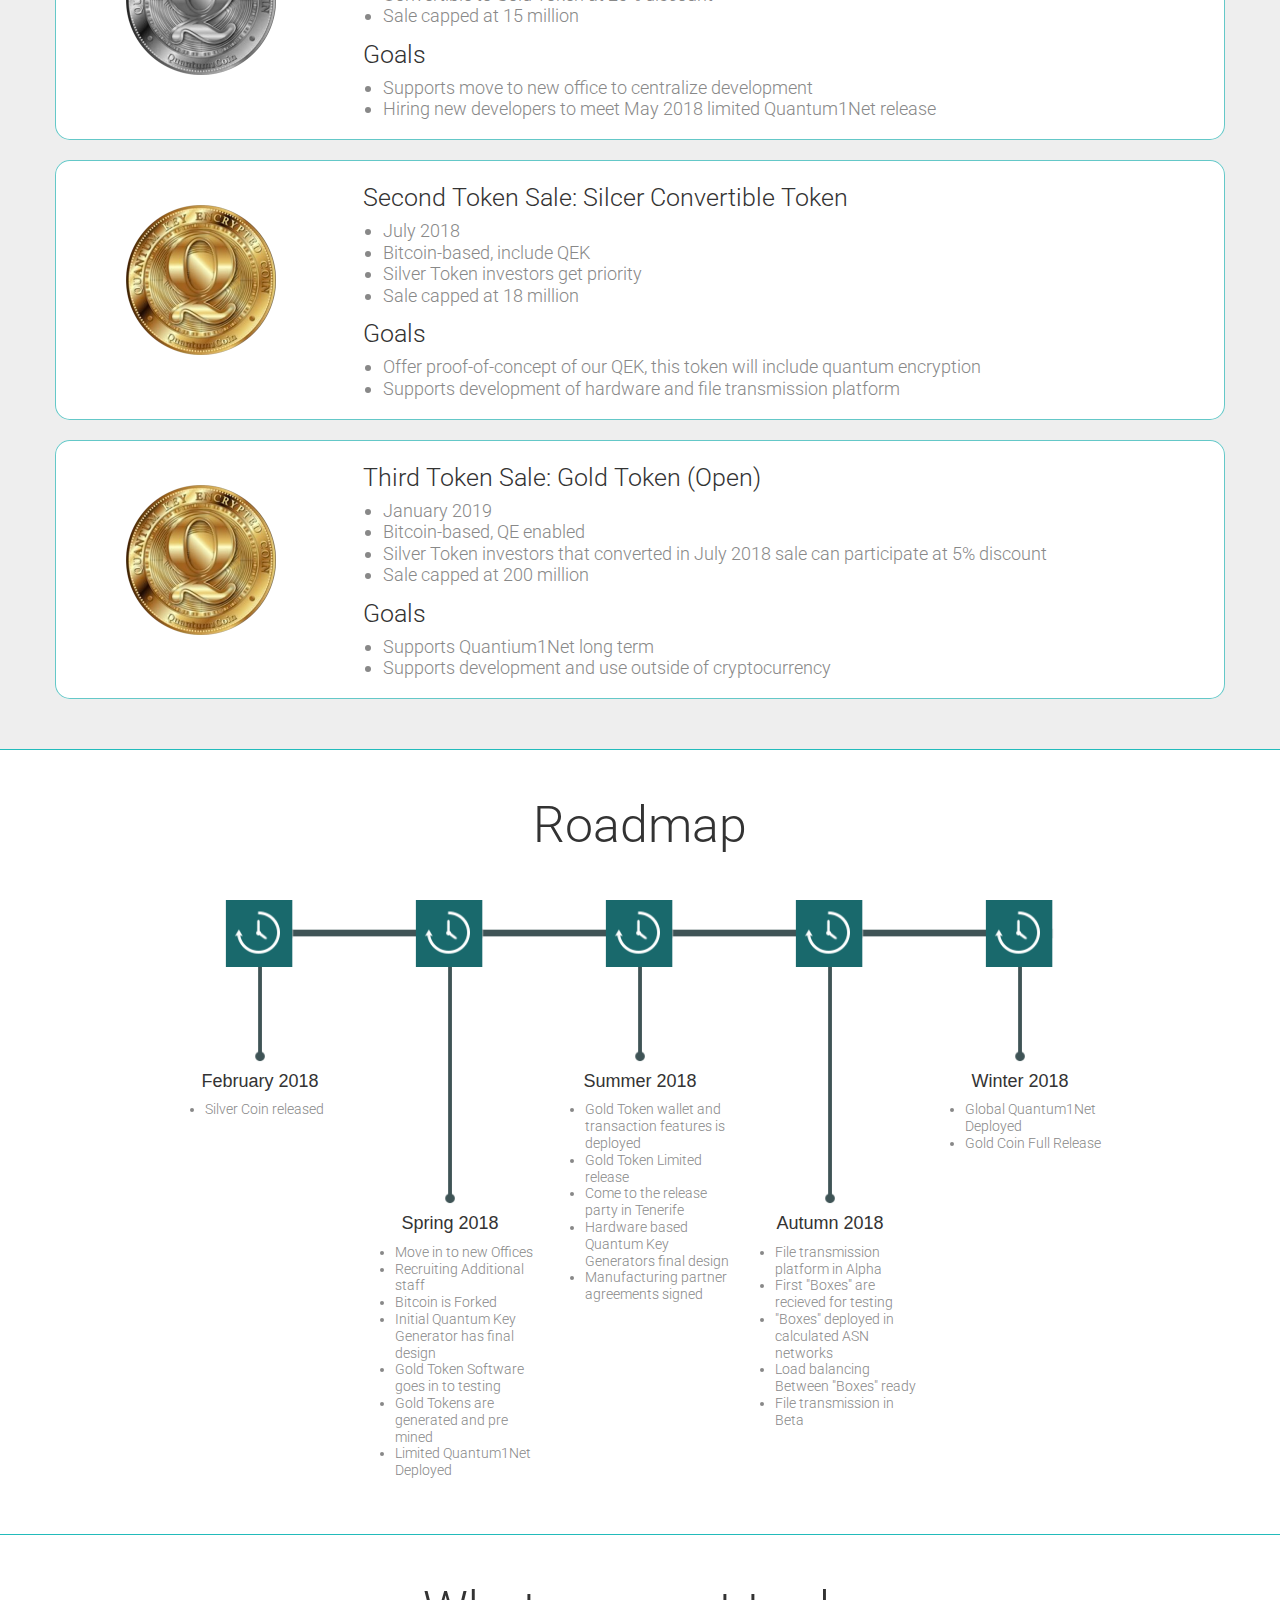
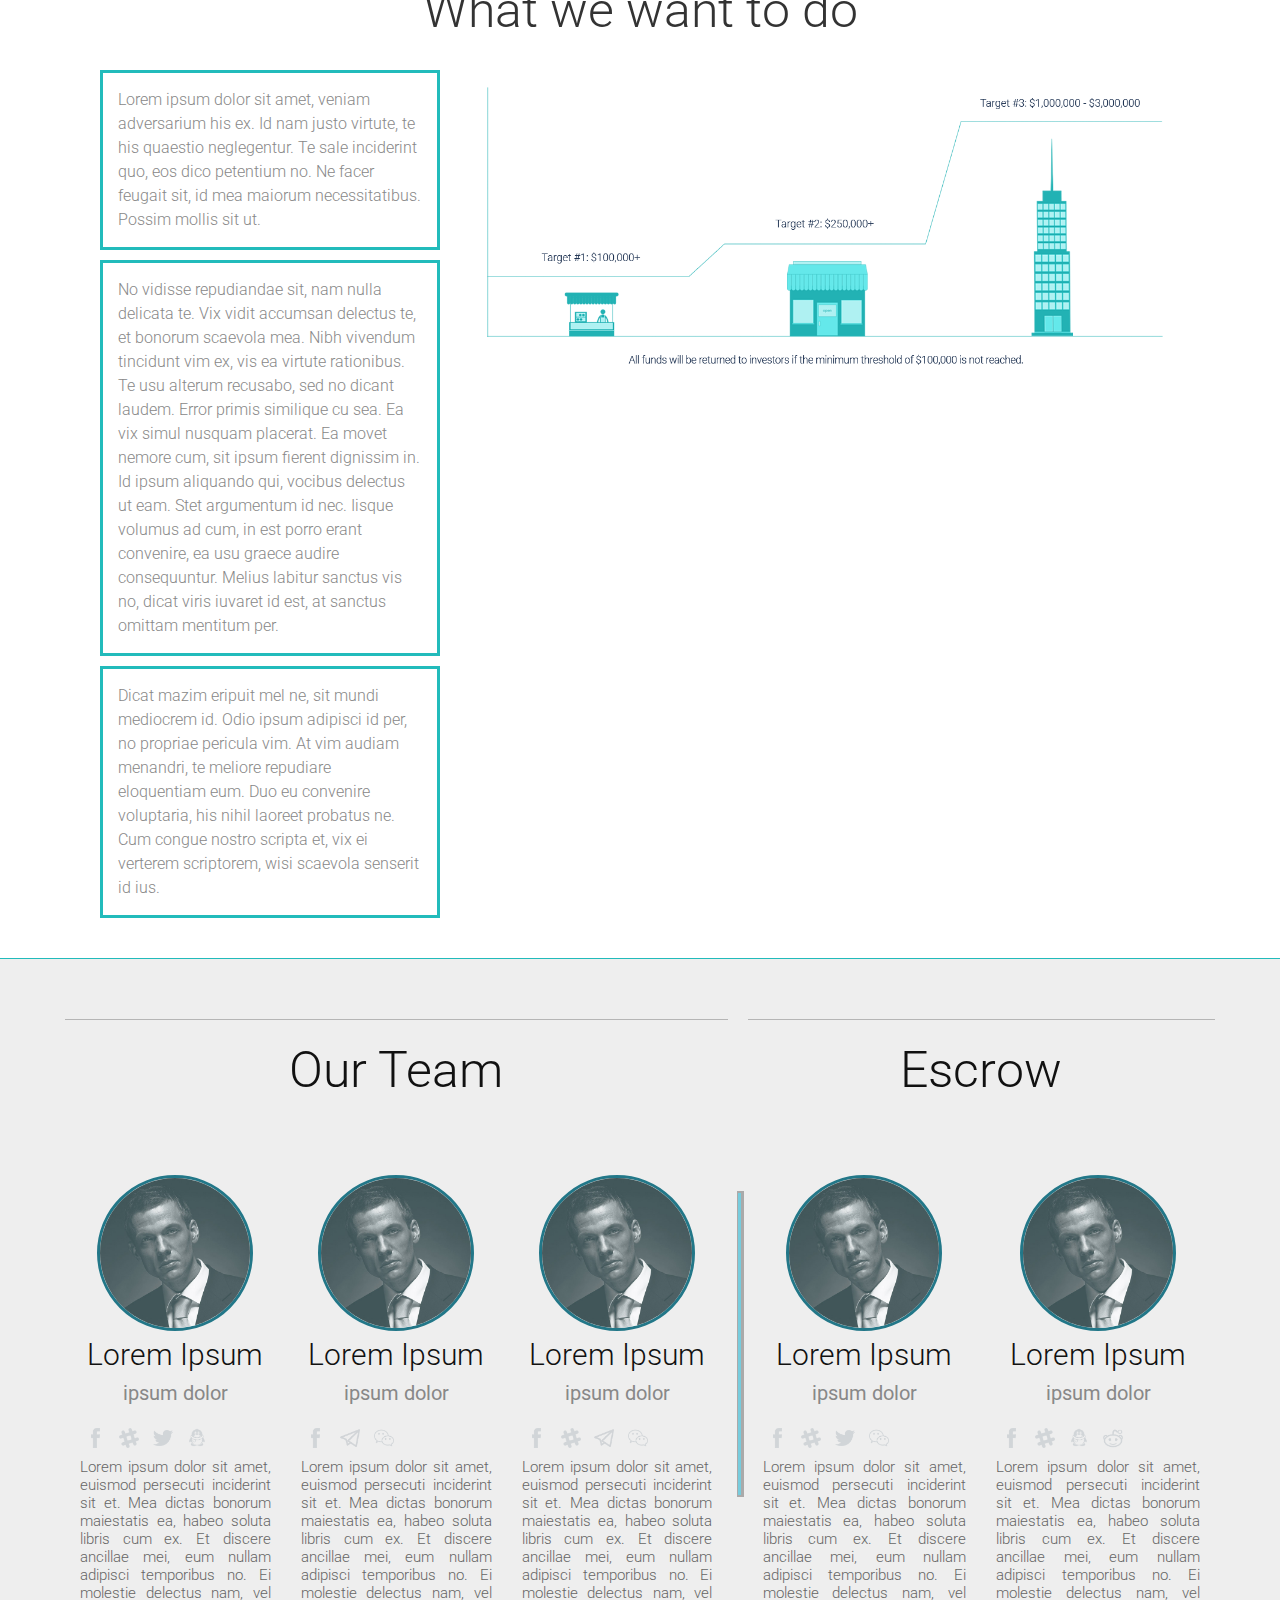
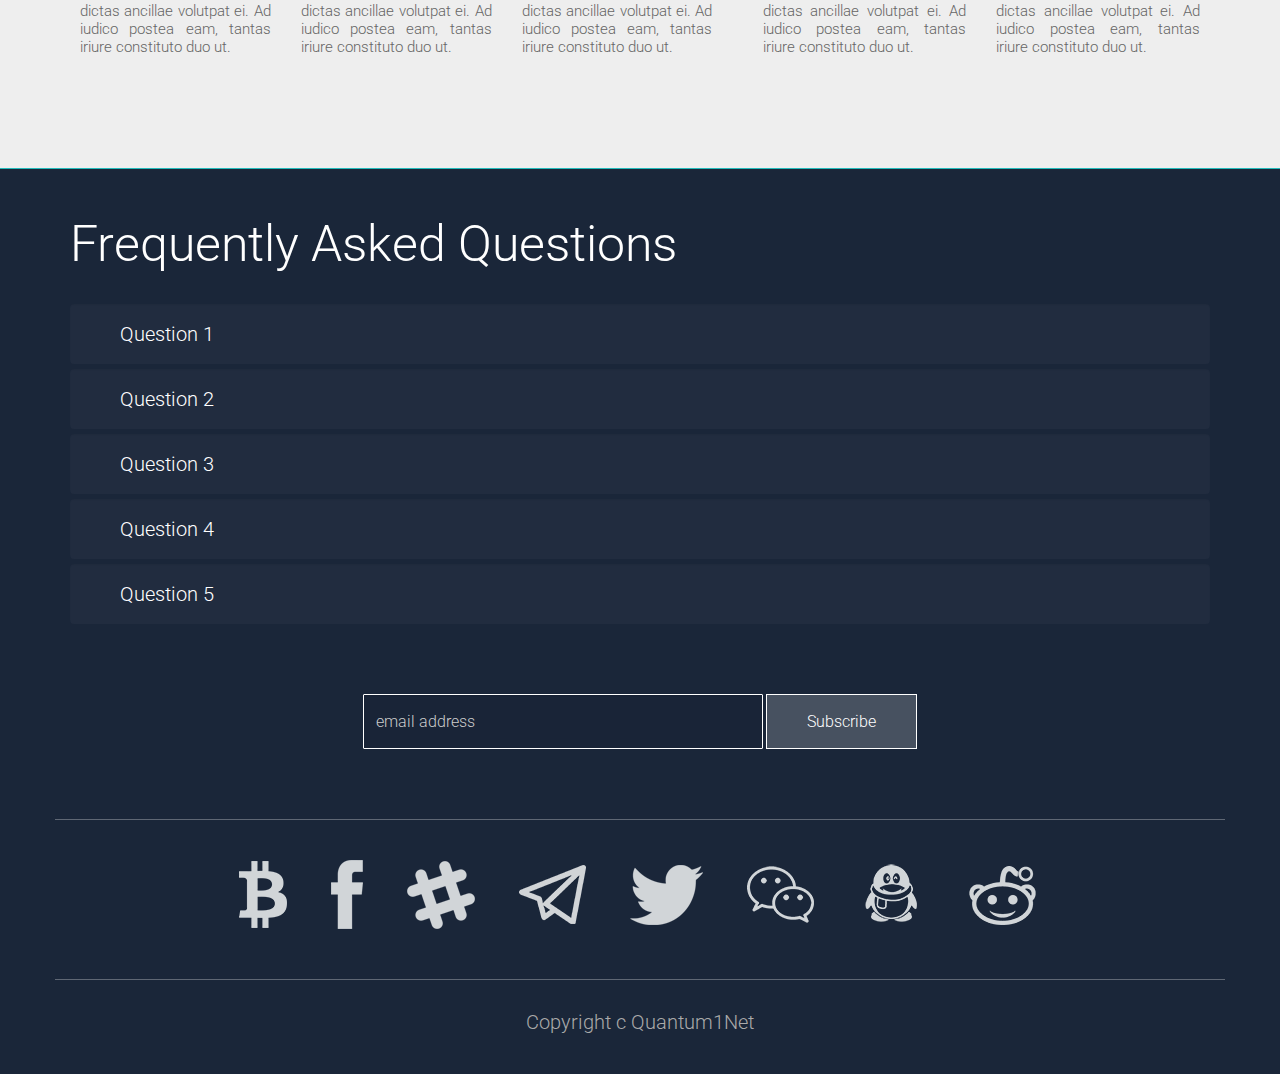
<file: index2.html>
<!DOCTYPE html>
<html>
    <head>
        <meta charset="utf-8">
        <meta name="viewport" content="width=device-width, initial-scale=1.0, maximum-scale=1.0, user-scalable=no" />
        <meta name="keywords" content="Quantum1Net">
        <meta name="description" content="Quantum1Net">
        <link rel="stylesheet" href="css/bootstrap.min.css">
        <link rel="stylesheet" href="css/style2.css">
        <link rel="stylesheet" href="css/bootstrap.offcanvas.css">
        <script src="js/jquery.min.js"></script>
        <script src="js/bootstrap.min.js"></script>
        <script src="js/jquery.sticky.js"></script>
        <script src="js/menu.js"></script>
        <script src="js/bootstrap.offcanvas.js"></script>
        <title>Quantum1Net</title>
    </head>
    <body>
        <div id="wrapper" class="relative">
            <header class="text-center section" id="section-1">
                <nav class="visible-lg visible-md visible-sm" role="navigation">
                    <div class="container-default">
                        <div class="sticky" id="sticky">
                            <div class="row header">
                                <div class="col-md-5 col-sm-5 col-xs-5">
                                    <div class="col-md-2 col-sm-2 col-xs-2 logo">
                                        <a href="index.html">
                                            <img src="img/logo.png" class="logo" alt="Quantum1Net logo" />
                                        </a>
                                    </div>
                                    <div class="col-md-8 col-sm-8 col-xs-8 text-left sitename">
                                        <span><a href="">Quantum<br />1Net</a></span>
                                    </div>
                                </div>
                                <div class="col-md-7 col-sm-7 col-xs-7">
                                    <ul class="nav navbar-right nav-pills text-right" role="menu">
                                        <li class="active"><a href="#section-1">Home</a></li>
                                        <li><a href="#about">About</a></li>
                                        <li><a href="#features">Features</a></li>
                                        <li><a href="#tokens">ICO</a></li>
                                        <li><a href="#team-section">Team</a></li>
                                        <li><a href="index.html">Log In</a></li>
                                        <li><a class="flag" href=""></a></li>
                                    </ul>
                                </div>
                            </div>
                        </div>
                    </div>
                </nav>

                <nav class="navbar navbar-default visible-xs fixed" role="navigation">
                    <div class="container">
                        <div class="navbar-header row">
                            <div class="col-xs-3">
                                <button type="button" class="navbar-toggle offcanvas-toggle" data-toggle="offcanvas" data-target="#js-bootstrap-offcanvas" style="float:left;">
                                    <span class="sr-only">Toggle navigation</span>
                                    <span>
                                      <span class="icon-bar"></span>
                                      <span class="icon-bar"></span>
                                      <span class="icon-bar"></span>
                                    </span>
                                </button>
                            </div>
                            <div class="col-xs-2">
                                <a class="flag" href=""></a>
                            </div>
                            <div class="col-xs-7 text-right">
                                <a href="#">
                                    <img src="img/logo.png" class="logo" alt="Quantum1Net logo" />
                                </a>
                            </div>
                        </div>
                        <div class="navbar-offcanvas navbar-offcanvas-touch" id="js-bootstrap-offcanvas">
                            <ul class="nav navbar-nav text-left" role="menu">
                                <li class="active"><a href="#section-1">Home</a></li>
                                <li><a href="#about">About</a></li>
                                <li><a href="#features">Features</a></li>
                                <li><a href="#tokens">ICO</a></li>
                                <li><a href="#team-section">Team</a></li>
                                <li><a href="index.html">Log In</a></li>
                                <li class="empty"></li>
                                <li><a href="index.html">English</a></li>
                                <li><a href="index.html">中文</a></li>
                                <li><a href="index.html">Русский</a></li>
                                <li><a href="index.html">Français</a></li>
                            </ul>
                        </div>
                    </div>
                </nav>

                <div class="container">
                    <script>
                      $(document).ready(function(){
                        $("#sticky").sticky({topSpacing:0});
                      });
                    </script>
                    <div class="row">
                        <div class="col-md-12 col-sm-12 col-xs-12 page-header intro">
                            <h1>Lorem ipsum</h1>
                        </div>
                    </div>
                    <div class="row">
                        <div class="col-md-12 col-sm-12 col-xs-12 inner">
                            <p>Lorem ipsum dolor sit amet, euismod persecuti inciderint sit et. Mea dictas bonorum maiestatis ea, habeo soluta libris cum ex.</p>
                        </div>
                    </div>
                    <div class="row">
                        <div class="col-md-12 col-sm-12 col-xs-12" id="timer">
                            <h2>
                            <script src="js/timer.js"></script>
                            </h2>
                        </div>
                    </div>
                    <div class="row" id="join">
                        <ul class="list-inline col-lg-12 text-center">
                            <div class="btn btn-default">Join ICO</div>
                            <div class="btn btn-default">Download White Paper</div>
                            <div class="btn btn-default">Try DEMO</div>
                        </ul>
                    </div>
                    <div class="row">
                        <div class="col-md-12 col-sm-12 col-xs-12" id="quantum-start">
                            <h2>Lorem ipsum dolor sit amet, euismod persecuti inciderint sit et. Mea dictas bonorum maiestatis ea, habeo soluta libris cum ex.</h2>
                        </div>
                    </div>
                    <div class="row">
                        <form class="form-inline">
                            <div class="form-group">
                                <input type="email" class="form-control" id="inputEmail" placeholder="email address">
                            </div>
                            <button type="submit" class="btn btn-primary">Subscribe</button>
                        </form>
                    </div>
                    <div class="row stage">
                        <div class="col-md-12 col-sm-12 col-xs-12 text-center">
                             <h3>Current stage: distribution</h3>
                        </div>
                        <div class="col-md-12 col-sm-12 col-xs-12 text-center">
                              <h3>Official token IDs:</h3>
                         </div>
                        <div class="col-md-12 col-sm-12 col-xs-12 text-center">
                            <h4>Ethereum: 0xe0c72452740414d861606a44ccd5ea7f96488278</h4>
                        </div>
                        <div class="col-md-12 col-sm-12 col-xs-12 text-center">
                            <h4>Waves: 8ofu3VpEaVCFjRqLLqzTMNs5URKUUQMrPp3k6oFmiCc6</h4>
                        </div>
                    </div>
                </div>
            </header>

            <main>
                <section class="section" id="investors">
                    <div class="container">
                        <div class="row">
                            <div class="col-md-12 col-sm-12 col-xs-12 text-center">
                                <h2>Investment</h2>
                            </div>
                        </div>
                        <div class="white">
                            <div class="row">
                                <div class="col-md-6 col-sm-6 col-xs-12"></div>
                                <ul class="list-inline col-md-6 col-sm-6 col-xs-12 text-right">
                                    <div class="btn btn-default">Sign Up</div>
                                    <div class="btn btn-default">Log In</div>
                                </ul>
                            </div>
                            <div class="row">
                                <div class="col-md-6 col-sm-6 col-xs-12 investors">
                                    <h3>Total raised</h3>
                                    <h4>2 379 067 $</h4>
                                </div>
                                <div class="col-md-6 col-sm-6 col-xs-12 investors">
                                    <h3>Number of investors</h3>
                                    <h4>953</h4>
                                </div>
                            </div>
                            <div class="row investment-bar">
                                <div class="progress">
                                    <div class="progress-bar progress-bar-warning" role="progressbar" aria-valuenow="0"
                                    aria-valuemin="0" aria-valuemax="100" style="width:24%">
                                    </div>
                                    <span class="progress-0">0</span>
                                    <span class="progress-15">1,500,000 USD</span>
                                    <span class="progress-50">5,000,000 USD</span>
                                </div>
                            </div>
                        </div>
                        <div class="row">
                            <ul class="list-inline col-md-12 col-sm-12 col-xs-12 text-center currency">
                                <li>
                                    <div class="btc"></div>
                                    <div class="btc-value">851.84</div>
                                    <div class="btc-units">BTC</div>
                                </li>
                                <li>
                                    <div class="btc"></div>
                                    <div class="btc-value">365.83</div>
                                    <div class="btc-units">DFS</div>
                                </li>
                                <li>
                                    <div class="btc"></div>
                                    <div class="btc-value">765.23</div>
                                    <div class="btc-units">NTT</div>
                                </li>
                                <li>
                                    <div class="btc"></div>
                                    <div class="btc-value">531.12</div>
                                    <div class="btc-units">WEV</div>
                                </li>
                                <li>
                                    <div class="btc"></div>
                                    <div class="btc-value">455.21</div>
                                    <div class="btc-units">DWV</div>
                                </li>
                            </ul>
                        </div>
                    </div>
                </section>
 
                <section class="section" id="about">
                    <div class="container">
                        <div class="row">
                            <div class="col-md-12 col-sm-12 col-xs-12 text-center">
                                <h2>What is Quantum1Net?</h2>
                            </div>
                        </div>
                        <div class="row">
                            <div class="col-md-6 col-sm-6 col-xs-12 text-left"></div>
                            <div class="col-md-6 col-sm-6 col-xs-12 text-left">
                                <p>Lorem ipsum dolor sit amet, quo oportere abhorreant cu, an mel doming audire persius. Et ius illum impetus, et ius ceteros nostrum, appetere liberavisse interpretaris nec ei. Ea quo lobortis perpetua, vel ad doming corpora quaestio. Altera fabulas deserunt his an, adhuc scripta regione vel te, est dicit virtute definitiones no. Vim nobis discere id. Ei eros natum melius duo, quod prima oportere qui cu, his feugiat adipisci ut.</p>
                                <p>Et vis quem accommodare, ea his stet suscipit. Aliquam eleifend eos ad. Dolor fierent lucilius per ad. Mea in ponderum accusamus definitionem, quod mazim delicata eos at. Id his atqui facete. Integre eripuit ex sea, zril nonumy iisque an eum, eam ex nulla graeco.</p>
                                <p>Tantas scripta ea usu, eos indoctum similique te. Ipsum iusto audiam in vis, et expetenda complectitur deterruisset eam. Wisi liberavisse cu sit, nec debitis feugait convenire no. Ea equidem interesset sea. Mea suscipit eloquentiam consectetuer ad, quo cu posse noster. Detracto phaedrum ex sea, soleat dissentiet liberavisse vim no, ex pri facer decore.</p>
                            </div>
                        </div>
                    </div>
                </section>

                <section class="section" id="features">
                    <div class="container-fluid">
                        <div class="row">
                            <div class="col-md-12 col-sm-12 col-xs-12 text-center">
                                <h2>Features</h2>
                            </div>
                        </div>
                        <div class="row">
                           <ul class="list-inline col-md-12 col-sm-12 col-xs-12 text-center features">
                                <li>
                                    <h4>Blockchain</h4>
                                    <img src="img/features_01.png">
                                    <p>Services based on Blockchain technology</p>
                                </li>
                                <li>
                                    <h4>PBX</h4>
                                    <img src="img/features_02.png">
                                    <p>Fully-fledged automatic cloud PBX</p>
                                </li>
                                <li>
                                    <h4>Coverage area</h4>
                                    <img src="img/features_03.png">
                                    <p>Direct-dial numbers in more than 100 countries all over the world</p>
                                </li>
                                <li>
                                    <h4>API</h4>
                                    <img src="img/features_04.png">
                                    <p>Integration with external services</p>
                                </li>
                                <li>
                                    <h4>Call Mining</h4>
                                    <img src="img/features_05.png">
                                    <p>Earn rewards for communicating</p>
                                </li>
                                <li>
                                    <h4>Unlimited communication</h4>
                                    <img src="img/features_06.png">
                                    <p>Free number and unlimited communication inside the network</p>
                                </li>
                                <li>
                                    <h4>Encryption</h4>
                                    <img src="img/features_07.png">
                                    <p>Proprietary MITM attack-resistant encryption protocol</p>
                                </li>
                                <li>
                                    <h4>Privacy</h4>
                                    <img src="img/features_08.png">
                                    <p>Phone number substitution/masking, conversations encryption, absence of logging</p>
                                </li>
                                <li>
                                    <h4>Waves</h4>
                                    <img src="img/features_09.png">
                                    <p>Distribution of assets and escrow</p>
                                </li>
                                <li>
                                    <h4>Partnership program</h4>
                                    <img src="img/features_10.png">
                                    <p>Earn benefits for on-boarding new clients</p>
                                </li>
                            </ul>
                        </div>
                    </div>
                </section>

                <section class="section" id="implement">
                    <div class="container">
                        <div class="row">
                            <div class="col-md-12 col-sm-12 col-xs-12 text-center">
                                <h2>Already implemented</h2>
                            </div>
                            <div class="col-md-12 col-sm-12 col-xs-12 text-center">
                                <img class="img-responsive" src="img/implement.png">
                            </div>
                        </div>
                    </div>
                </section>  

                <section class="section" id="tokens">
                    <div class="container">
                        <div class="row">
                            <div class="col-md-12 col-sm-12 col-xs-12 text-center">
                                <h2>ICO Timeline</h2>
                            </div>
                        </div>
                        <div class="row">
                            <div class="col-sm-12 col-xs-10 col-xs-offset-1 col-sm-offset-0 token">
                                <div class="col-md-3 col-sm-3 col-xs-10 col-xs-offset-1 col-sm-offset-0 text-center">
                                    <img class="img-responsive" src="img/silver.png">
                                </div>
                                <div class="col-md-9 col-sm-9 col-xs-10 col-xs-offset-1 col-sm-offset-0  text-left">
                                    <h3>First Token Sale: Silcer Convertible Token</h3>
                                    <ul>
                                        <li>February 2018</li>
                                        <li>Ethereum-based</li>
                                        <li>Convertible to Gold Token at 20% discount</li>
                                        <li>Sale capped at 15 million</li>
                                    </ul>
                                    <h3>Goals</h3>
                                    <ul>
                                        <li>Supports move to new office to centralize development</li>
                                        <li>Hiring new developers to meet May 2018 limited Quantum1Net release</li>
                                    </ul>
                                </div>
                            </div>
                        </div>
                        <div class="row">
                            <div class="col-sm-12 col-xs-10 col-xs-offset-1 col-sm-offset-0 token">
                                <div class="col-md-3 col-sm-3 col-xs-10 col-xs-offset-1 col-sm-offset-0 text-center">
                                    <img class="img-responsive" src="img/gold.png">
                                </div>
                                <div class="col-md-9 col-sm-9 col-xs-10 col-xs-offset-1 col-sm-offset-0 text-left">
                                    <h3>Second Token Sale: Silcer Convertible Token</h3>
                                    <ul>
                                        <li>July 2018</li>
                                        <li>Bitcoin-based, include QEK</li>
                                        <li>Silver Token investors get priority</li>
                                        <li>Sale capped at 18 million</li>
                                    </ul>
                                    <h3>Goals</h3>
                                    <ul>
                                        <li>Offer proof-of-concept of our QEK, this token will include quantum encryption</li>
                                        <li>Supports development of hardware and file transmission platform</li>
                                    </ul>
                                </div>
                            </div>
                        </div>
                        <div class="row">
                            <div class="col-sm-12 col-xs-10 col-xs-offset-1 col-sm-offset-0 token">
                                <div class="col-md-3 col-sm-3 col-xs-10 col-xs-offset-1 col-sm-offset-0 text-center">
                                    <img class="img-responsive" src="img/gold.png">
                                </div>
                                <div class="col-md-9 col-sm-9 col-xs-10 col-xs-offset-1 col-sm-offset-0 text-left">
                                    <h3>Third Token Sale: Gold Token (Open)</h3>
                                    <ul>
                                        <li>January 2019</li>
                                        <li>Bitcoin-based, QE enabled</li>
                                        <li>Silver Token investors that converted in July 2018 sale can participate at 5% discount</li>
                                        <li>Sale capped at 200 million</li>
                                    </ul>
                                    <h3>Goals</h3>
                                    <ul>
                                        <li>Supports Quantium1Net long term</li>
                                        <li>Supports development and use outside of cryptocurrency</li>
                                    </ul>
                                </div>
                            </div>
                        </div>
                    </div>
                </section>

                <section class="section" id="roadmap">
                    <div class="container">
                        <div class="row">
                            <div class="col-md-12 col-sm-12 col-xs-12 text-center">
                                <h2>Roadmap</h2>
                            </div>
                        </div>
                        <div class="row roadmap">
                            <div class="col-md-1 visible-lg visible-md"></div>
                            <div class="col-md-2 col-sm-12 col-xs-12 no-padding">
                                <img class="img-responsive visible-lg visible-md" src="img/timeline-1.png">
                                <img class="img-responsive visible-lg visible-md" src="img/down-1.png">
                                <h4>February 2018</h4>
                                <ul>
                                    <li>Silver Coin released</li>
                                </ul>
                            </div>
                            <div class="col-md-2 col-sm-12 col-xs-12 no-padding">
                                <img class="img-responsive visible-lg visible-md" src="img/timeline-2.png">
                                <img class="img-responsive visible-lg visible-md" src="img/down-2.png">
                                <h4>Spring 2018</h4>
                                <ul>
                                    <li>Move in to new Offices</li>
                                    <li>Recruiting Additional staff</li>
                                    <li>Bitcoin is Forked</li>
                                    <li>Initial Quantum Key Generator has final design</li>
                                    <li>Gold Token Software goes in to testing</li>
                                    <li>Gold Tokens are generated and pre mined</li>
                                    <li>Limited Quantum1Net Deployed</li>
                                </ul>
                            </div>
                            <div class="col-md-2 col-sm-12 col-xs-12 no-padding">
                                <img class="img-responsive visible-lg visible-md" src="img/timeline-2.png">
                                <img class="img-responsive visible-lg visible-md" src="img/down-1.png">
                                <h4>Summer 2018</h4>
                                <ul>
                                    <li>Gold Token wallet and transaction features is deployed</li>
                                    <li>Gold Token Limited release</li>
                                    <li>Come to the release party in Tenerife</li>
                                    <li>Hardware based Quantum Key Generators final design</li>
                                    <li>Manufacturing partner agreements signed</li>
                                </ul>
                            </div>
                            <div class="col-md-2 col-sm-12 col-xs-12 no-padding">
                                <img class="img-responsive visible-lg visible-md" src="img/timeline-2.png">
                                <img class="img-responsive visible-lg visible-md" src="img/down-2.png">
                                <h4>Autumn 2018</h4>
                                <ul>
                                    <li>File transmission platform in Alpha</li>
                                    <li>First "Boxes" are recieved for testing</li>
                                    <li>"Boxes" deployed in calculated ASN networks</li>
                                    <li>Load balancing Between "Boxes" ready</li>
                                    <li>File transmission in Beta</li>
                                </ul>
                            </div>
                            <div class="col-md-2 col-sm-12 col-xs-12 no-padding">
                                <img class="img-responsive visible-lg visible-md" src="img/timeline-3.png">
                                <img class="img-responsive visible-lg visible-md" src="img/down-1.png">
                                <h4>Winter 2018</h4>
                                <ul>
                                    <li>Global Quantum1Net Deployed</li>
                                    <li>Gold Coin Full Release</li>
                                </ul>
                            </div>
                            <div class="col-md-1 visible-lg visible-md"></div>
                        </div>
                    </div>
                </section>

                <section class="section" id="plans">
                    <div class="container-fluid">
                        <div class="row">
                            <div class="col-md-12 col-sm-12 col-xs-12 text-center">
                                <h2>What we want to do</h2>
                            </div>
                        </div>
                        <div class="row">
                            <div class="col-md-4 col-sm-12 col-xs-12">
                                <div class="row">
                                    <div class="col-md-12 col-sm-12 col xs-12">
                                        <p>Lorem ipsum dolor sit amet, veniam adversarium his ex. Id nam justo virtute, te his quaestio neglegentur. Te sale inciderint quo, eos dico petentium no. Ne facer feugait sit, id mea maiorum necessitatibus. Possim mollis sit ut.</p>
                                    </div>
                                </div>
                                <div class="row">
                                    <div class="col-md-12 col-sm-12 col xs-12">
                                        <p>No vidisse repudiandae sit, nam nulla delicata te. Vix vidit accumsan delectus te, et bonorum scaevola mea. Nibh vivendum tincidunt vim ex, vis ea virtute rationibus. Te usu alterum recusabo, sed no dicant laudem. Error primis similique cu sea.
                                        Ea vix simul nusquam placerat. Ea movet nemore cum, sit ipsum fierent dignissim in. Id ipsum aliquando qui, vocibus delectus ut eam. Stet argumentum id nec. Iisque volumus ad cum, in est porro erant convenire, ea usu graece audire consequuntur. Melius labitur sanctus vis no, dicat viris iuvaret id est, at sanctus omittam mentitum per.</p>
                                    </div>
                                </div>
                                <div class="row">
                                    <div class="col-md-12 col-sm-12 col xs-12">
                                        <p>Dicat mazim eripuit mel ne, sit mundi mediocrem id. Odio ipsum adipisci id per, no propriae pericula vim. At vim audiam menandri, te meliore repudiare eloquentiam eum. Duo eu convenire voluptaria, his nihil laoreet probatus ne. Cum congue nostro scripta et, vix ei verterem scriptorem, wisi scaevola senserit id ius.</p>
                                    </div>
                                </div>
                            </div>
                            <div class="col-md-8 col-sm-12 col-xs-12">
                                <img class="img-responsive" src="img/plans.png">
                            </div>
                        </div>
                    </div>
                </section>

                <section class="section" id="team-section">
                    <div class="container">
                        <div class="row cards">
                            <div class="col-md-7 col-sm-12 col-xs-12 text-center">
                                <h2>Our Team</h2>
                                <div class="col-md-4 col-sm-10 col-xs-10 col-sm-offset-1 col-xs-offset-1 col-md-offset-0">
                                    <img src="img/employ.jpg" class="photo">
                                    <div class="name">Lorem Ipsum</div>
                                    <div class="state">ipsum dolor</div>
                                    <ul class="list-inline team-social">
                                        <li><a class="s2" href="#"></a></li>
                                        <li><a class="s3" href="#"></a></li>
                                        <li><a class="s5" href="#"></a></li>
                                        <li><a class="s7" href="#"></a></li>
                                    </ul>
                                    <div class="descr">Lorem ipsum dolor sit amet, euismod persecuti inciderint sit et. Mea dictas bonorum maiestatis ea, habeo soluta libris cum ex. Et discere ancillae mei, eum nullam adipisci temporibus no. Ei molestie delectus nam, vel dictas ancillae volutpat ei. Ad iudico postea eam, tantas iriure constituto duo ut.</div>
                                    <div class="soc"></div>
                                </div>
                                 <div class="col-md-4 col-sm-10 col-xs-10 col-sm-offset-1 col-xs-offset-1 col-md-offset-0">
                                    <img src="img/employ.jpg" class="photo">
                                    <div class="name">Lorem Ipsum</div>
                                    <div class="state">ipsum dolor</div>
                                    <ul class="list-inline team-social">
                                        <li><a class="s2" href="#"></a></li>
                                        <li><a class="s4" href="#"></a></li>
                                        <li><a class="s6" href="#"></a></li>
                                    </ul>
                                    <div class="descr">Lorem ipsum dolor sit amet, euismod persecuti inciderint sit et. Mea dictas bonorum maiestatis ea, habeo soluta libris cum ex. Et discere ancillae mei, eum nullam adipisci temporibus no. Ei molestie delectus nam, vel dictas ancillae volutpat ei. Ad iudico postea eam, tantas iriure constituto duo ut.</div>
                                    <div class="soc"></div>
                                </div>
                                <div class="col-md-4 col-sm-10 col-xs-10 col-sm-offset-1 col-xs-offset-1 col-md-offset-0">
                                    <img src="img/employ.jpg" class="photo">
                                    <div class="name">Lorem Ipsum</div>
                                    <div class="state">ipsum dolor</div>
                                    <ul class="list-inline team-social">
                                        <li><a class="s2" href="#"></a></li>
                                        <li><a class="s3" href="#"></a></li>
                                        <li><a class="s4" href="#"></a></li>
                                        <li><a class="s6" href="#"></a></li>
                                    </ul>
                                    <div class="descr">Lorem ipsum dolor sit amet, euismod persecuti inciderint sit et. Mea dictas bonorum maiestatis ea, habeo soluta libris cum ex. Et discere ancillae mei, eum nullam adipisci temporibus no. Ei molestie delectus nam, vel dictas ancillae volutpat ei. Ad iudico postea eam, tantas iriure constituto duo ut.</div>
                                    <div class="soc"></div>
                                </div>
                            </div>
                            <div class="col-md-5 col-sm-12 col-xs-12 text-center relative">
                                <div class="col-md-1 visible-md visible-lg text-center divider"></div>
                                <h2>Escrow</h2>
                                <div class="col-md-6 col-sm-10 col-xs-10 col-sm-offset-1 col-xs-offset-1 col-md-offset-0">
                                    <img src="img/employ.jpg" class="photo">
                                    <div class="name">Lorem Ipsum</div>
                                    <div class="state">ipsum dolor</div>
                                    <ul class="list-inline team-social">
                                        <li><a class="s2" href="#"></a></li>
                                        <li><a class="s3" href="#"></a></li>
                                        <li><a class="s5" href="#"></a></li>
                                        <li><a class="s6" href="#"></a></li>
                                    </ul>
                                    <div class="descr">Lorem ipsum dolor sit amet, euismod persecuti inciderint sit et. Mea dictas bonorum maiestatis ea, habeo soluta libris cum ex. Et discere ancillae mei, eum nullam adipisci temporibus no. Ei molestie delectus nam, vel dictas ancillae volutpat ei. Ad iudico postea eam, tantas iriure constituto duo ut.</div>
                                    <div class="soc"></div>
                                </div>
                                 <div class="col-md-6 col-sm-10 col-xs-10 col-sm-offset-1 col-xs-offset-1 col-md-offset-0">
                                    <img src="img/employ.jpg" class="photo">
                                    <div class="name">Lorem Ipsum</div>
                                    <div class="state">ipsum dolor</div>
                                    <ul class="list-inline team-social">
                                        <li><a class="s2" href="#"></a></li>
                                        <li><a class="s3" href="#"></a></li>
                                        <li><a class="s7" href="#"></a></li>
                                        <li><a class="s8" href="#"></a></li>
                                    </ul>
                                    <div class="descr">Lorem ipsum dolor sit amet, euismod persecuti inciderint sit et. Mea dictas bonorum maiestatis ea, habeo soluta libris cum ex. Et discere ancillae mei, eum nullam adipisci temporibus no. Ei molestie delectus nam, vel dictas ancillae volutpat ei. Ad iudico postea eam, tantas iriure constituto duo ut.</div>
                                    <div class="soc"></div>
                                </div>
                            </div>
                        </div>
                    </div>
                </section>
            </main>

            <footer class="section" id="footer">
                <div class="container">
                    <div class="row faq">
                        <div class="col-md-12 col-sm-12 col-xs-12">
                            <h2>Frequently Asked Questions</h2>
                            <div class="panel-group questions">
                              <div class="panel panel-default well">
                                <a data-toggle="collapse" href="#collapse1">
                                    <div class="panel-heading">
                                        <h4 class="panel-title question">Question 1</h4>
                                    </div>
                                </a>
                                <div id="collapse1" class="panel-collapse collapse">
                                    <div class="panel-body answer">Lorem ipsum dolor sit amet, euismod persecuti inciderint sit et. Mea dictas bonorum maiestatis ea, habeo soluta libris cum ex. Et discere ancillae mei, eum nullam adipisci temporibus no.</div>
                                </div>
                              </div>
                                <div class="panel panel-default well">
                                <a data-toggle="collapse" href="#collapse2">
                                    <div class="panel-heading">
                                        <h4 class="panel-title question">Question 2</h4>
                                    </div>
                                </a>
                                <div id="collapse2" class="panel-collapse collapse">
                                    <div class="panel-body answer">Lorem ipsum dolor sit amet, euismod persecuti inciderint sit et. Mea dictas bonorum maiestatis ea, habeo soluta libris cum ex. Et discere ancillae mei, eum nullam adipisci temporibus no.</div>
                                </div>
                              </div>
                                <div class="panel panel-default well">
                                <a data-toggle="collapse" href="#collapse3">
                                    <div class="panel-heading">
                                        <h4 class="panel-title question">Question 3</h4>
                                    </div>
                                </a>
                                <div id="collapse3" class="panel-collapse collapse">
                                    <div class="panel-body answer">Lorem ipsum dolor sit amet, euismod persecuti inciderint sit et. Mea dictas bonorum maiestatis ea, habeo soluta libris cum ex. Et discere ancillae mei, eum nullam adipisci temporibus no.</div>
                                </div>
                              </div>
                                <div class="panel panel-default well">
                                <a data-toggle="collapse" href="#collapse4">
                                    <div class="panel-heading">
                                        <h4 class="panel-title question">Question 4</h4>
                                    </div>
                                </a>
                                <div id="collapse4" class="panel-collapse collapse">
                                    <div class="panel-body answer">Lorem ipsum dolor sit amet, euismod persecuti inciderint sit et. Mea dictas bonorum maiestatis ea, habeo soluta libris cum ex. Et discere ancillae mei, eum nullam adipisci temporibus no.</div>
                                </div>
                              </div>
                                <div class="panel panel-default well">
                                <a data-toggle="collapse" href="#collapse5">
                                    <div class="panel-heading">
                                        <h4 class="panel-title question">Question 5</h4>
                                    </div>
                                </a>
                                <div id="collapse5" class="panel-collapse collapse">
                                    <div class="panel-body answer">Lorem ipsum dolor sit amet, euismod persecuti inciderint sit et. Mea dictas bonorum maiestatis ea, habeo soluta libris cum ex. Et discere ancillae mei, eum nullam adipisci temporibus no.</div>
                                </div>
                              </div>
                            </div>
                        </div>
                    </div>
                    <div class="row subscribe">
                        <div class="col-md-12 col-sm-12 col-xs-12 text-center">
                            <form class="form-inline">
                                <div class="form-group">
                                    <input type="email" class="form-control" id="inputEmail" placeholder="email address">
                                </div>
                                <button type="submit" class="btn btn-primary">Subscribe</button>
                            </form>
                        </div>
                    </div>
                    <div class="row">
                        <div class="col-md-12 col-sm-12 col-xs-12 text-center social">
                            <ul class="list-inline">
                                <li><a href="#"><img src="img/soc_1.png"></a></li>
                                <li><a href="#"><img src="img/soc_2.png"></a></li>
                                <li><a href="#"><img src="img/soc_3.png"></a></li>
                                <li><a href="#"><img src="img/soc_4.png"></a></li>
                                <li><a href="#"><img src="img/soc_5.png"></a></li>
                                <li><a href="#"><img src="img/soc_6.png"></a></li>
                                <li><a href="#"><img src="img/soc_7.png"></a></li>
                                <li><a href="#"><img src="img/soc_8.png"></a></li>
                            </ul>
                        </div>
                    </div>
                    <div class="row">
                        <div class="col-md-12 col-sm-12 col-xs-12 text-center">
                            <p class="copyright">Copyright c Quantum1Net</p>
                        </div>
                    </div>
                </div>
            </footer>
        </div>
    </body>
</html>
</file>
<file: css/style.css>
@import url('https://fonts.googleapis.com/css?family=Roboto:100,300,400,500,700,900');

* { transition: all 0.3s ease 0.1s; }

.container-fluid { padding:0 100px; }

a:hover { text-decoration:none; }

/* sections */

#section-1 { background-image:url("../img/main_bg.png"); background-position:center; background-color:#1a2639; min-height:100vh; }
#investors { background-color:#ddd; display:none;}
#about { background-image:url("../img/encrypt_bg.png"); background-color:#1a2639; color:#fff; }
#features { background-color:#fff; color:222; }
#implement { background-color:#fff; color:222; }
#tokens { background-color:#eee; color:222; }
#roadmap { background-color:#fff; color:222; }
#plans { background-color:#fff; color:222; }
#team-section { background-color:#eee; color:222; min-height:90vh; padding-top:35px; }
#footer { background-color:#1a2639; border:none !important; }

.section {
    padding:30px 0;
    background-color:#fff;
    background-size:cover;
    border-bottom:1px solid #2bb;
}
.section h2 {
    font:300 5rem/1.2 'Roboto', sans-serif;
    margin:15px 0 30px 0;
}

.features li {
    margin:20px 10px;
}
@media (max-width: 767px) {
    .section h2 {
    font:300 3rem/1.2 'Roboto', sans-serif;
    margin:15px 0 30px 0;
    }
    .features li {
    margin:0;
        margin-bottom:15px;
    }
    .features img {
        margin:10px auto !important;
    }
    .container-fluid {
        padding:0 20px;
    }
}
.padding-100 {
    padding-top:100px;
}

/* navigation */

.nav {
    display:block;
    overflow:hidden;
    text-transform:uppercase;
    padding:25px 0;

}
.navbar-offcanvas {
    padding:0 !important;
    overflow:hidden !important;
}
.navbar-offcanvas .nav {
    width:100%;
    padding:0;
    text-transform:none;
}
.navbar-offcanvas .nav >li > a {
    border-bottom:1px solid #333;
}
.nav > li > a {
    display:block;
    overflow:hidden;
    padding: 10px 15px;
    color:#eee;
    font:400 1.6rem/1.2 'Roboto', sans-serif;
}
@media (max-width: 992px) {
    .nav > li > a {
        font:400 1.2rem/1.2 'Roboto', sans-serif;
        padding: 10px 12px;
    }
}
@media (max-width: 900px) {
    .nav > li > a {
        font:400 0.9rem/1.2 'Roboto', sans-serif;
        padding: 10px;
    }
    .sitename span {
        margin:20px 0 !important;
    }
    .sitename a {
        font: 300 3rem/0.8 'Roboto', sans-serif !important;
    }
}
.nav-pills > li.active > a {
    background-color:#56c9d6;
}
.nav-pills > li.active > a:hover, .nav-pills > li.active > a:focus {
    background-color:#56c9d6;
}
.nav-pills>li+li {
    margin-left:0;
}
.nav > li > a:hover, .nav > li > a:focus {
    background-color:transparent;
    color:#eee;
}
.flag {
    background-image:url(../img/flags.png);
    background-position:0 -52px;
    height:22px;
    width:32px;
    display:block;
    overflow:hidden;
    margin:8px 10px;
}
.navbar-toggle {
    margin-top:12px;
}
.navbar-offcanvas {
    background-color:#222;
    display: table-cell !important;
    overflow:hidden;
    z-index: 1000 !important;
    height:100% !important;
}
.navbar-default .navbar-nav>.active>a, .navbar-default .navbar-nav>.active>a:focus, .navbar-default .navbar-nav>.active>a:hover {
    color: #fff;
    background-color:transparent;
}
.navbar-default .navbar-nav>li>a {
    color: #fff;
    font:300 1.4rem/2 'Roboto', sans-serif;
}
.navbar-nav>li>a:hover {
    color:#fff !important;
    background-color:transparent;
}
li.empty {
    content:'';
    height:50px;
    cursor:default;
    border-bottom:1px solid #333;
}
.sticky {
    padding:10px 50px;
}
.is-sticky {
    background-color: rgb(35,39,49);
    z-index:100 !important;
    padding:0 50px !important;
}
.is-sticky .header {
    padding:0;
    border:none;
    margin:0;
}
.container-default {
    width:100%;
    height:121px;
}
.fixed {
    height:75px;
    width:100%;
    position: fixed;
    padding:10px 20px;;
    top:0;
    z-index:100;
}

/* content */

#section-1 {
    padding-top:0;
}
.page-header {
        display:block;
        overflow:hidden;
    padding-top:25px !important;
    }
@media (max-width: 767px) {
    .page-header {
        padding-top:95px !important;
        display:block;
        overflow:hidden;
    }
}
.intro {
    padding:0;
    margin:0;
    border:none;
}
.intro h1 {
    font:300 5rem/1.2 'Roboto', sans-serif;
    margin:0;
    padding:0;
    margin-bottom:35px;
    color:#fff;
}
#section-1 h2 {
    font:100 3rem/1 'Roboto', sans-serif;
    color:#fff;
    padding:20px 0;
}
.header {
    padding:10px 20px;
    border-bottom: solid 1px rgba(255, 255, 255, 0.3);
    margin-bottom:0;
}
.logo {
    height:90px;
    width:90px;
    padding:0 !important;
}
.sitename, .sticky .row > div {
    padding:0 !important;
}
.navbar-header .logo {
    height:55px;
    width:55px;
}
.sitename span {
    margin:10px 0;
    display:block;
}
.sitename a {
    color:#fff;
    font:300 4rem/0.8 'Roboto', sans-serif;
    text-transform:uppercase;
}
.header span a:hover {
    text-decoration:none;
}

.visible-xs .flag {
    margin-top:17px;
}
.intro h2 {
    color:#fff;
    margin:0;
    margin-bottom: 20px;
}
.inner p {
    font:100 4.5rem/1 'Roboto', sans-serif;
    color:#fff;
}
@media (max-width: 992px) {
    .inner p {
        font-size: 3rem;
    }
}
#section-1 .btn:hover {
    border:1px solid #fff;
}
.btn-primary {
  height:55px;
  padding:0 40px;
  color: #fff;
  background-color:rgba(255,255,255,0.2);
  border-color: #fff;
  border-radius:0;
  font:300 1.6rem/1 'Roboto', sans-serif;
  vertical-align:top !important
}
.btn-primary:hover {
  color: #000 !important;
  background-color: #fff !important;
  border-color: #fff !important;
  outline:none !important;
}
.btn-primary:focus {
  color: #000 !important;
  background-color: #fff !important;
  border-color: #fff !important;
  outline:none !important;
}
.btn-default {
  font:400 2rem/1.2 'Roboto', sans-serif;
  color: #fff;
  background-color:rgba(50,50,50,0.2);
  border-color: #fff;
  border-radius:0;
}
#section-1 .btn {
    width:300px;
    padding:20px 0;
}
#timer {
    font:100 10rem/2 'Roboto', sans-serif;
    color:#fff;
    display:block;
}
#quantum-start {
    display:none;
}
#join {
    display:none;
}
.stage {
    margin-top:30px;
    color:#fff;
    font-family:'Roboto', sans-serif;
    font-weight:300;
    display:none;
}
@media (max-width: 992px) {
    #timer {
        font:100 5rem/2 'Roboto', sans-serif;
    }
    .nav {
        float:none !important;
        display:inline-block;
        margin:0 auto;
    }
}
@media (max-width: 767px) {
    .nav > li > a {
        font: 300 1.2rem/1.2 'Roboto', sans-serif;
        padding:10px;
    }
    .nav {
        display:inline-block;
        margin:0 auto;
    }
}
@media (max-width: 480px) {
    #timer {
        font:100 3rem/2 'Roboto', sans-serif;
    }
}
.form-group input {
    margin:0 auto;
}
.form-control {
    height:55px !important;
    width:400px !important;
    border-radius:1px;
    border-color: #fff;
    background: rgba(0, 0, 0, 0.03);
    color:#fff;
    outline:none !important;
    font:300 1.6rem/1 'Roboto', sans-serif;
    vertical-align:top !important
}
@media (max-width: 767px) {
    .form-control {
        width:90% !important;
    }
}
.form-control:hover {
  border-color: #fff !important;
  outline:none !important;
}
.form-control:focus {
  border-color: #fff !important;
  outline:none !important;
}
.form-control::placeholder {
    color:#ccc !important;
}
#investors .row {
    padding:15px 0;
}
#investors .white, #tokens .token {
    background-color:#fff;
    border-radius:15px;
    padding:35px;
}
#investors .progress {
    height:8px;
}
.investors h3 {
    font:300 1.5rem/1 'Roboto', sans-serif;
    color:#333;
}
.investors h4 {
    font:700 4rem/1.2 'Roboto', sans-serif;
    color:#333;
}
.investment-bar {
    margin:30px 0 100px 0;
}
.progress {
    position:relative;
    overflow: visible;
}
.progress-0 {
    position: absolute;
    top:-6px;
    left:-5px;
    height:20px;
    width:20px;
    border-radius:10px;
    background:#f0ad4e;
    box-shadow: inset 0 -1px 0 rgba(0, 0, 0, .15);
    padding-top:20px;
    padding-left:5px;
}
.progress-15 {
    position: absolute;
    top:-6px;
    left:15%;
    height:20px;
    width:20px;
    border-radius:10px;
    background:#f0ad4e;
    box-shadow: inset 0 -1px 0 rgba(0, 0, 0, .15);
    padding-top:20px;
    padding-left:5px;
}
.progress-50 {
    position: absolute;
    top:-6px;
    left:50%;
    height:20px;
    width:20px;
    border-radius:10px;
    background:#f5f5f5;
    box-shadow: inset 0 1px 2px rgba(0, 0, 0, .1);
    padding-top:20px;
    padding-left:5px;
}
.col-centered {
    float:none;
    margin: 0 auto;
}
.currency li {
    margin:10px;
    width:120px;
}
.btc {
    background:url("../img/btc.png") 0 0 no-repeat;
    height:43px;
    width:43px;
    margin:0 auto;
    margin-bottom:10px;
}
.btc-value {
    font:400 2.5rem/1.2 'Roboto', sans-serif;
    color:#333;
}
.btc-units {
    font:500 2rem/1.2 'Roboto', sans-serif;
    color:#333;
}
@media (max-width: 767px) {
    .btc-value {
        font-size:1.8rem;
    }
    .btc-units {
        font-size: 1.5rem
    }
    .currency li {
        margin:10px;
        width:90px;
    }
}
#about {
    padding:5% 0;
}
#about p {
    font:100 2rem/1.3 'Roboto', sans-serif;
}
#about h3 {
    font:100 2.3rem/1.5 'Roboto', sans-serif;
}
#about h4 {
    font:100 1.8rem/1.2 'Roboto', sans-serif;
}
.features li {
    vertical-align: top;
    width:16%;
    max-width:250px;
    min-width:220px;
}
.features li h4 {
    font:300 2.3rem/1.2 'Roboto', sans-serif;
    height:54px;
    display:table-cell;
    vertical-align:bottom;
    margin-left:auto;
    margin-right:auto;
    max-width:250px;
    min-width:220px;
    text-align:center;
}
.features .vb {
    vertical-align:text-bottom !important;
}
.features img {
    margin:20px auto;
    display:block;
}
.features p {
    font:300 1.8rem/1.5 'Roboto', sans-serif;
    color:#888;
}
#tokens .token {
    background-color:#fff;
    padding:10px 0;
    margin-bottom:20px;
    box-shadow:
   0 0 0 1px rgb(100,200,200) inset;
}
#tokens h3 {
    font:300 2.5rem/1 'Roboto', sans-serif;
    margin-top:15px;
}
#tokens img {
    max-height:150px;
    max-width:150px;
    margin:35px auto;
}
@media (max-width: 767px) {
    #tokens img {
        margin:15px auto;
    }
}
#tokens ul {
    padding-left:20px;
}
#tokens ul li {
    font:300 1.8rem/1.2 'Roboto', sans-serif;
    color:#888;
}
@media (max-width: 992px) {
    #tokens ul li {
        font-size: 1.4rem;
    }
}
#roadmap {
    padding:30px 0;
}
#roadmap .no-padding {
    padding:0 !important;
}
#roadmap h4 {
    text-align:center;
}
@media (max-width:992px) {
    #roadmap ul {
    border-bottom:1px solid rgba(50,50,50,0.3);
    padding-bottom:15px;
    }
}
.roadmap {
    margin:15px 0;
}
#roadmap li {
    font:300 1.4rem/1.2 'Roboto', sans-serif;
    color:#888;
}
#plans p {
    font:300 1.6rem/1.5 'Roboto', sans-serif;
    color:#888;
    border:3px solid #2bb;
    padding:15px;
}
#team-section h2 {
    color:#111;
    padding:20px 0;
    border-top:1px solid rgba(50,50,50,0.3);
}
@media (max-width: 767px) {
    #team-section h2 {
        border:none;
    }
}
.cards > div {
    padding:10px;
}
@media (max-width:992px) {
    .cards > div > div {
    border-bottom:1px solid rgba(50,50,50,0.3);
    }
}
.photo {
    height:150px;
    width:150px;
    margin-top:25px;
    border-radius:100px;
    border:3px solid #278;
    box-sizing:content-box;
}
.name {
    font:300 3rem/0.9 'Roboto', sans-serif;
    color:#111;
    padding:10px 0;
}
.state {
    font:400 2rem/1.5 'Roboto', sans-serif;
    color:#888;
    margin-bottom:10px;
}
.team-social {
    margin:20px 0 5px 0;
    text-align:left;
}
.team-social .s1 {
    background-image:url('../img/soc_1.png');
}
.team-social .s2 {
    background-image:url('../img/soc_2.png');
}
.team-social .s3 {
    background-image:url('../img/soc_3.png');
}
.team-social .s4 {
    background-image:url('../img/soc_4.png');
}
.team-social .s5 {
    background-image:url('../img/soc_5.png');
}
.team-social .s6 {
    background-image:url('../img/soc_6.png');
}
.team-social .s7 {
    background-image:url('../img/soc_7.png');
}
.team-social .s8 {
    background-image:url('../img/soc_8.png');
}
.team-social .s1:hover {
    background-image:url('../img/soc_1_hover.png');
}
.team-social .s2:hover {
    background-image:url('../img/soc_2_hover.png');
}
.team-social .s3:hover {
    background-image:url('../img/soc_3_hover.png');
}
.team-social .s4:hover {
    background-image:url('../img/soc_4_hover.png');
}
.team-social .s5:hover {
    background-image:url('../img/soc_5_hover.png');
}
.team-social .s6:hover {
    background-image:url('../img/soc_6_hover.png');
}
.team-social .s7:hover {
    background-image:url('../img/soc_7_hover.png');
}
.team-social .s8:hover {
    background-image:url('../img/soc_8_hover.png');
}
.team-social li a {
    height:20px;
    width:20px;
    display: block;
    background-size: contain;
    background-repeat:no-repeat;
    background-position:center;
}
.divider {
    height:300px;
    width:1px;
    background-color:transparent;
    margin:0 auto;
    margin-top:200px;
    box-shadow:5px 0 0 1px #7cd, 6px 0 0 3px #aaa;
    padding:0 !important;
    position:absolute;
    left:-4px;
    top:0;
}
.descr {
    padding:0 0 25px 0;
    font:300 1.5rem/1.2 'Roboto', sans-serif;
    color:#666;
    text-align: justify;
}
#social-section .row {
    padding:50px 0;
}
#footer {
    padding-top:30px;
}
#footer h2 {
    color:#fff;
}
#footer h3 {
    margin:0;
    padding:10px;
}
.subscribe {
    margin-top:50px;
    margin-bottom:70px;
}
.questions {
    list-style:none;
    padding:0;
    position: relative;
}
.questions a:hover, .questions a:focus {
    text-decoration:none;
}
.well {
    background-color:rgba(40,50,70,0.5);
    padding:5px 35px;
    margin-bottom:10px;
    border:none;
}
@media (max-width: 767px) {
    .well {
        padding:5px 10px;
    }
}
.question  {
    font:300 2rem/1.5 'Roboto', sans-serif;
    color:#fff;
    cursor:pointer;
}
.answer {
    font:300 1.6rem/1.2 'Roboto', sans-serif;
    color:#fff;
}
.social {
    border-top:1px solid rgba(255,255,255,0.3);
    border-bottom:1px solid rgba(255,255,255,0.3);
    padding:30px 0;
}
.social li { 
    padding:10px 20px;
}
.copyright {
    font:300 2rem/1.2 'Roboto', sans-serif;
    color:#aaa;
    padding-top:30px;
}
</file>
<file: css/style2.css>
@import url('https://fonts.googleapis.com/css?family=Roboto:100,300,400,500,700,900');

* { transition: all 0.3s ease 0.1s; }

.container-fluid { padding:0 100px; }

a:hover { text-decoration:none; }

/* sections */

#section-1 { background-image:url("../img/main_bg.png"); background-position:center; background-color:#1a2639; min-height:100vh; }
#investors { background-color:#ddd; }
#about { background-image:url("../img/encrypt_bg.png"); background-color:#1a2639; color:#fff; }
#features { background-color:#fff; color:222; }
#implement { background-color:#fff; color:222; }
#tokens { background-color:#eee; color:222; }
#roadmap { background-color:#fff; color:222; }
#plans { background-color:#fff; color:222; }
#team-section { background-color:#eee; color:222; min-height:90vh; padding-top:35px; }
#footer { background-color:#1a2639; border:none !important; }

.section {
    padding:30px 0;
    background-color:#fff;
    background-size:cover;
    border-bottom:1px solid #2bb;
}
.section h2 {
    font:300 5rem/1.2 'Roboto', sans-serif;
    margin:15px 0 30px 0;
}

.features li {
    margin:20px 10px;
}
@media (max-width: 767px) {
    .section h2 {
    font:300 3rem/1.2 'Roboto', sans-serif;
    margin:15px 0 30px 0;
    }
    .features li {
    margin:0;
        margin-bottom:15px;
    }
    .features img {
        margin:10px auto !important;
    }
    .container-fluid {
        padding:0 20px;
    }
}
.padding-100 {
    padding-top:100px;
}

/* navigation */

.nav {
    display:block;
    overflow:hidden;
    text-transform:uppercase;
    padding:25px 0;

}
.navbar-offcanvas {
    padding:0 !important;
    overflow:hidden !important;
}
.navbar-offcanvas .nav {
    width:100%;
    padding:0;
    text-transform:none;
}
.navbar-offcanvas .nav >li > a {
    border-bottom:1px solid #333;
}
.nav > li > a {
    display:block;
    overflow:hidden;
    padding: 10px 15px;
    color:#eee;
    font:400 1.6rem/1.2 'Roboto', sans-serif;
}
@media (max-width: 992px) {
    .nav > li > a {
        font:400 1.2rem/1.2 'Roboto', sans-serif;
        padding: 10px 12px;
    }
}
@media (max-width: 900px) {
    .nav > li > a {
        font:400 0.9rem/1.2 'Roboto', sans-serif;
        padding: 10px;
    }
    .sitename span {
        margin:20px 0 !important;
    }
    .sitename a {
        font: 300 3rem/0.8 'Roboto', sans-serif !important;
    }
}
.nav-pills > li.active > a {
    background-color:#56c9d6;
}
.nav-pills > li.active > a:hover, .nav-pills > li.active > a:focus {
    background-color:#56c9d6;
}
.nav-pills>li+li {
    margin-left:0;
}
.nav > li > a:hover, .nav > li > a:focus {
    background-color:transparent;
    color:#eee;
}
.flag {
    background-image:url(../img/flags.png);
    background-position:0 -52px;
    height:22px;
    width:32px;
    display:block;
    overflow:hidden;
    margin:8px 10px;
}
.navbar-toggle {
    margin-top:12px;
}
.navbar-offcanvas {
    background-color:#222;
    display: table-cell !important;
    overflow:hidden;
    z-index: 1000 !important;
    height:100% !important;
}
.navbar-default .navbar-nav>.active>a, .navbar-default .navbar-nav>.active>a:focus, .navbar-default .navbar-nav>.active>a:hover {
    color: #fff;
    background-color:transparent;
}
.navbar-default .navbar-nav>li>a {
    color: #fff;
    font:300 1.4rem/2 'Roboto', sans-serif;
}
.navbar-nav>li>a:hover {
    color:#fff !important;
    background-color:transparent;
}
li.empty {
    content:'';
    height:50px;
    cursor:default;
    border-bottom:1px solid #333;
}
.sticky {
    padding:10px 50px;
}
.is-sticky {
    background-color: rgb(35,39,49);
    z-index:100 !important;
    padding:0 50px !important;
}
.is-sticky .header {
    padding:0;
    border:none;
    margin:0;
}
.container-default {
    width:100%;
    height:121px;
}
.fixed {
    height:75px;
    width:100%;
    position: fixed;
    padding:10px 20px;;
    top:0;
    z-index:100;
}

/* content */

#section-1 {
    padding-top:0;
}
.page-header {
        display:block;
        overflow:hidden;
    padding-top:25px !important;
    }
@media (max-width: 767px) {
    .page-header {
        padding-top:95px !important;
        display:block;
        overflow:hidden;
    }
}
.intro {
    padding:0;
    margin:0;
    border:none;
}
.intro h1 {
    font:300 5rem/1.2 'Roboto', sans-serif;
    margin:0;
    padding:0;
    margin-bottom:35px;
    color:#fff;
}
#section-1 h2 {
    font:100 3rem/1 'Roboto', sans-serif;
    color:#fff;
    padding:20px 0;
}
.header {
    padding:10px 20px;
    border-bottom: solid 1px rgba(255, 255, 255, 0.3);
    margin-bottom:0;
}
.logo {
    height:90px;
    width:90px;
    padding:0 !important;
}
.sitename, .sticky .row > div {
    padding:0 !important;
}
.navbar-header .logo {
    height:55px;
    width:55px;
}
.sitename span {
    margin:10px 0;
    display:block;
}
.sitename a {
    color:#fff;
    font:300 4rem/0.8 'Roboto', sans-serif;
    text-transform:uppercase;
}
.header span a:hover {
    text-decoration:none;
}

.visible-xs .flag {
    margin-top:17px;
}
.intro h2 {
    color:#fff;
    margin:0;
    margin-bottom: 20px;
}
.inner p {
    font:100 4.5rem/1 'Roboto', sans-serif;
    color:#fff;
}
@media (max-width: 992px) {
    .inner p {
        font-size: 3rem;
    }
}
#section-1 .btn:hover {
    border:1px solid #fff;
}
.btn-primary {
  height:55px;
  padding:0 40px;
  color: #fff;
  background-color:rgba(255,255,255,0.2);
  border-color: #fff;
  border-radius:0;
  font:300 1.6rem/1 'Roboto', sans-serif;
  vertical-align:top !important
}
.btn-primary:hover {
  color: #000 !important;
  background-color: #fff !important;
  border-color: #fff !important;
  outline:none !important;
}
.btn-primary:focus {
  color: #000 !important;
  background-color: #fff !important;
  border-color: #fff !important;
  outline:none !important;
}
.btn-default {
  font:400 2rem/1.2 'Roboto', sans-serif;
  color: #fff;
  background-color:rgba(50,50,50,0.2);
  border-color: #fff;
  border-radius:0;
}
#section-1 .btn {
    width:300px;
    padding:20px 0;
}
#timer {
    font:100 10rem/2 'Roboto', sans-serif;
    color:#fff;
    display:none;
}
#quantum-start {
    display:block;
}
#join {
    display:block;
}
.stage {
    margin-top:30px;
    color:#fff;
    font-family:'Roboto', sans-serif;
    font-weight:300;
    display:block;
}
@media (max-width: 992px) {
    #timer {
        font:100 5rem/2 'Roboto', sans-serif;
    }
    .nav {
        float:none !important;
        display:inline-block;
        margin:0 auto;
    }
}
@media (max-width: 767px) {
    .nav > li > a {
        font: 300 1.2rem/1.2 'Roboto', sans-serif;
        padding:10px;
    }
    .nav {
        display:inline-block;
        margin:0 auto;
    }
}
@media (max-width: 480px) {
    #timer {
        font:100 3rem/2 'Roboto', sans-serif;
    }
}
.form-group input {
    margin:0 auto;
}
.form-control {
    height:55px !important;
    width:400px !important;
    border-radius:1px;
    border-color: #fff;
    background: rgba(0, 0, 0, 0.03);
    color:#fff;
    outline:none !important;
    font:300 1.6rem/1 'Roboto', sans-serif;
    vertical-align:top !important
}
@media (max-width: 767px) {
    .form-control {
        width:90% !important;
    }
}
.form-control:hover {
  border-color: #fff !important;
  outline:none !important;
}
.form-control:focus {
  border-color: #fff !important;
  outline:none !important;
}
.form-control::placeholder {
    color:#ccc !important;
}
#investors .row {
    padding:15px 0;
}
#investors .white, #tokens .token {
    background-color:#fff;
    border-radius:15px;
    padding:35px;
}
#investors .progress {
    height:8px;
}
.investors h3 {
    font:300 1.5rem/1 'Roboto', sans-serif;
    color:#333;
}
.investors h4 {
    font:700 4rem/1.2 'Roboto', sans-serif;
    color:#333;
}
.investment-bar {
    margin:30px 0 100px 0;
}
.progress {
    position:relative;
    overflow: visible;
}
.progress-0 {
    position: absolute;
    top:-6px;
    left:-5px;
    height:20px;
    width:20px;
    border-radius:10px;
    background:#f0ad4e;
    box-shadow: inset 0 -1px 0 rgba(0, 0, 0, .15);
    padding-top:20px;
    padding-left:5px;
}
.progress-15 {
    position: absolute;
    top:-6px;
    left:15%;
    height:20px;
    width:20px;
    border-radius:10px;
    background:#f0ad4e;
    box-shadow: inset 0 -1px 0 rgba(0, 0, 0, .15);
    padding-top:20px;
    padding-left:5px;
}
.progress-50 {
    position: absolute;
    top:-6px;
    left:50%;
    height:20px;
    width:20px;
    border-radius:10px;
    background:#f5f5f5;
    box-shadow: inset 0 1px 2px rgba(0, 0, 0, .1);
    padding-top:20px;
    padding-left:5px;
}
.col-centered {
    float:none;
    margin: 0 auto;
}
.currency li {
    margin:10px;
    width:120px;
}
.btc {
    background:url("../img/btc.png") 0 0 no-repeat;
    height:43px;
    width:43px;
    margin:0 auto;
    margin-bottom:10px;
}
.btc-value {
    font:400 2.5rem/1.2 'Roboto', sans-serif;
    color:#333;
}
.btc-units {
    font:500 2rem/1.2 'Roboto', sans-serif;
    color:#333;
}
@media (max-width: 767px) {
    .btc-value {
        font-size:1.8rem;
    }
    .btc-units {
        font-size: 1.5rem
    }
    .currency li {
        margin:10px;
        width:90px;
    }
}
#about {
    padding:5% 0;
}
#about p {
    font:100 2rem/1.3 'Roboto', sans-serif;
}
#about h3 {
    font:100 2.3rem/1.5 'Roboto', sans-serif;
}
#about h4 {
    font:100 1.8rem/1.2 'Roboto', sans-serif;
}
.features li {
    vertical-align: top;
    width:16%;
    max-width:250px;
    min-width:220px;
}
.features li h4 {
    font:300 2.3rem/1.2 'Roboto', sans-serif;
    height:54px;
    display:table-cell;
    vertical-align:bottom;
    margin-left:auto;
    margin-right:auto;
    max-width:250px;
    min-width:220px;
    text-align:center;
}
.features .vb {
    vertical-align:text-bottom !important;
}
.features img {
    margin:20px auto;
    display:block;
}
.features p {
    font:300 1.8rem/1.5 'Roboto', sans-serif;
    color:#888;
}
#tokens .token {
    background-color:#fff;
    padding:10px 0;
    margin-bottom:20px;
    box-shadow:
   0 0 0 1px rgb(100,200,200) inset;
}
#tokens h3 {
    font:300 2.5rem/1 'Roboto', sans-serif;
    margin-top:15px;
}
#tokens img {
    max-height:150px;
    max-width:150px;
    margin:35px auto;
}
@media (max-width: 767px) {
    #tokens img {
        margin:15px auto;
    }
}
#tokens ul {
    padding-left:20px;
}
#tokens ul li {
    font:300 1.8rem/1.2 'Roboto', sans-serif;
    color:#888;
}
@media (max-width: 992px) {
    #tokens ul li {
        font-size: 1.4rem;
    }
}
#roadmap {
    padding:30px 0;
}
#roadmap .no-padding {
    padding:0 !important;
}
#roadmap h4 {
    text-align:center;
}
@media (max-width:992px) {
    #roadmap ul {
    border-bottom:1px solid rgba(50,50,50,0.3);
    padding-bottom:15px;
    }
}
.roadmap {
    margin:15px 0;
}
#roadmap li {
    font:300 1.4rem/1.2 'Roboto', sans-serif;
    color:#888;
}
#plans p {
    font:300 1.6rem/1.5 'Roboto', sans-serif;
    color:#888;
    border:3px solid #2bb;
    padding:15px;
}
#team-section h2 {
    color:#111;
    padding:20px 0;
    border-top:1px solid rgba(50,50,50,0.3);
}
@media (max-width: 767px) {
    #team-section h2 {
        border:none;
    }
}
.cards > div {
    padding:10px;
}
@media (max-width:992px) {
    .cards > div > div {
    border-bottom:1px solid rgba(50,50,50,0.3);
    }
}
.photo {
    height:150px;
    width:150px;
    margin-top:25px;
    border-radius:100px;
    border:3px solid #278;
    box-sizing:content-box;
}
.name {
    font:300 3rem/0.9 'Roboto', sans-serif;
    color:#111;
    padding:10px 0;
}
.state {
    font:400 2rem/1.5 'Roboto', sans-serif;
    color:#888;
    margin-bottom:10px;
}
.team-social {
    margin:20px 0 5px 0;
    text-align:left;
}
.team-social .s1 {
    background-image:url('../img/soc_1.png');
}
.team-social .s2 {
    background-image:url('../img/soc_2.png');
}
.team-social .s3 {
    background-image:url('../img/soc_3.png');
}
.team-social .s4 {
    background-image:url('../img/soc_4.png');
}
.team-social .s5 {
    background-image:url('../img/soc_5.png');
}
.team-social .s6 {
    background-image:url('../img/soc_6.png');
}
.team-social .s7 {
    background-image:url('../img/soc_7.png');
}
.team-social .s8 {
    background-image:url('../img/soc_8.png');
}
.team-social .s1:hover {
    background-image:url('../img/soc_1_hover.png');
}
.team-social .s2:hover {
    background-image:url('../img/soc_2_hover.png');
}
.team-social .s3:hover {
    background-image:url('../img/soc_3_hover.png');
}
.team-social .s4:hover {
    background-image:url('../img/soc_4_hover.png');
}
.team-social .s5:hover {
    background-image:url('../img/soc_5_hover.png');
}
.team-social .s6:hover {
    background-image:url('../img/soc_6_hover.png');
}
.team-social .s7:hover {
    background-image:url('../img/soc_7_hover.png');
}
.team-social .s8:hover {
    background-image:url('../img/soc_8_hover.png');
}
.team-social li a {
    height:20px;
    width:20px;
    display: block;
    background-size: contain;
    background-repeat:no-repeat;
    background-position:center;
}
.divider {
    height:300px;
    width:1px;
    background-color:transparent;
    margin:0 auto;
    margin-top:200px;
    box-shadow:5px 0 0 1px #7cd, 6px 0 0 3px #aaa;
    padding:0 !important;
    position:absolute;
    left:-4px;
    top:0;
}
.descr {
    padding:0 0 25px 0;
    font:300 1.5rem/1.2 'Roboto', sans-serif;
    color:#666;
    text-align: justify;
}
#social-section .row {
    padding:50px 0;
}
#footer {
    padding-top:30px;
}
#footer h2 {
    color:#fff;
}
#footer h3 {
    margin:0;
    padding:10px;
}
.subscribe {
    margin-top:50px;
    margin-bottom:70px;
}
.questions {
    list-style:none;
    padding:0;
    position: relative;
}
.questions a:hover, .questions a:focus {
    text-decoration:none;
}
.well {
    background-color:rgba(40,50,70,0.5);
    padding:5px 35px;
    margin-bottom:10px;
    border:none;
}
@media (max-width: 767px) {
    .well {
        padding:5px 10px;
    }
}
.question  {
    font:300 2rem/1.5 'Roboto', sans-serif;
    color:#fff;
    cursor:pointer;
}
.answer {
    font:300 1.6rem/1.2 'Roboto', sans-serif;
    color:#fff;
}
.social {
    border-top:1px solid rgba(255,255,255,0.3);
    border-bottom:1px solid rgba(255,255,255,0.3);
    padding:30px 0;
}
.social li { 
    padding:10px 20px;
}
.copyright {
    font:300 2rem/1.2 'Roboto', sans-serif;
    color:#aaa;
    padding-top:30px;
}
</file>
